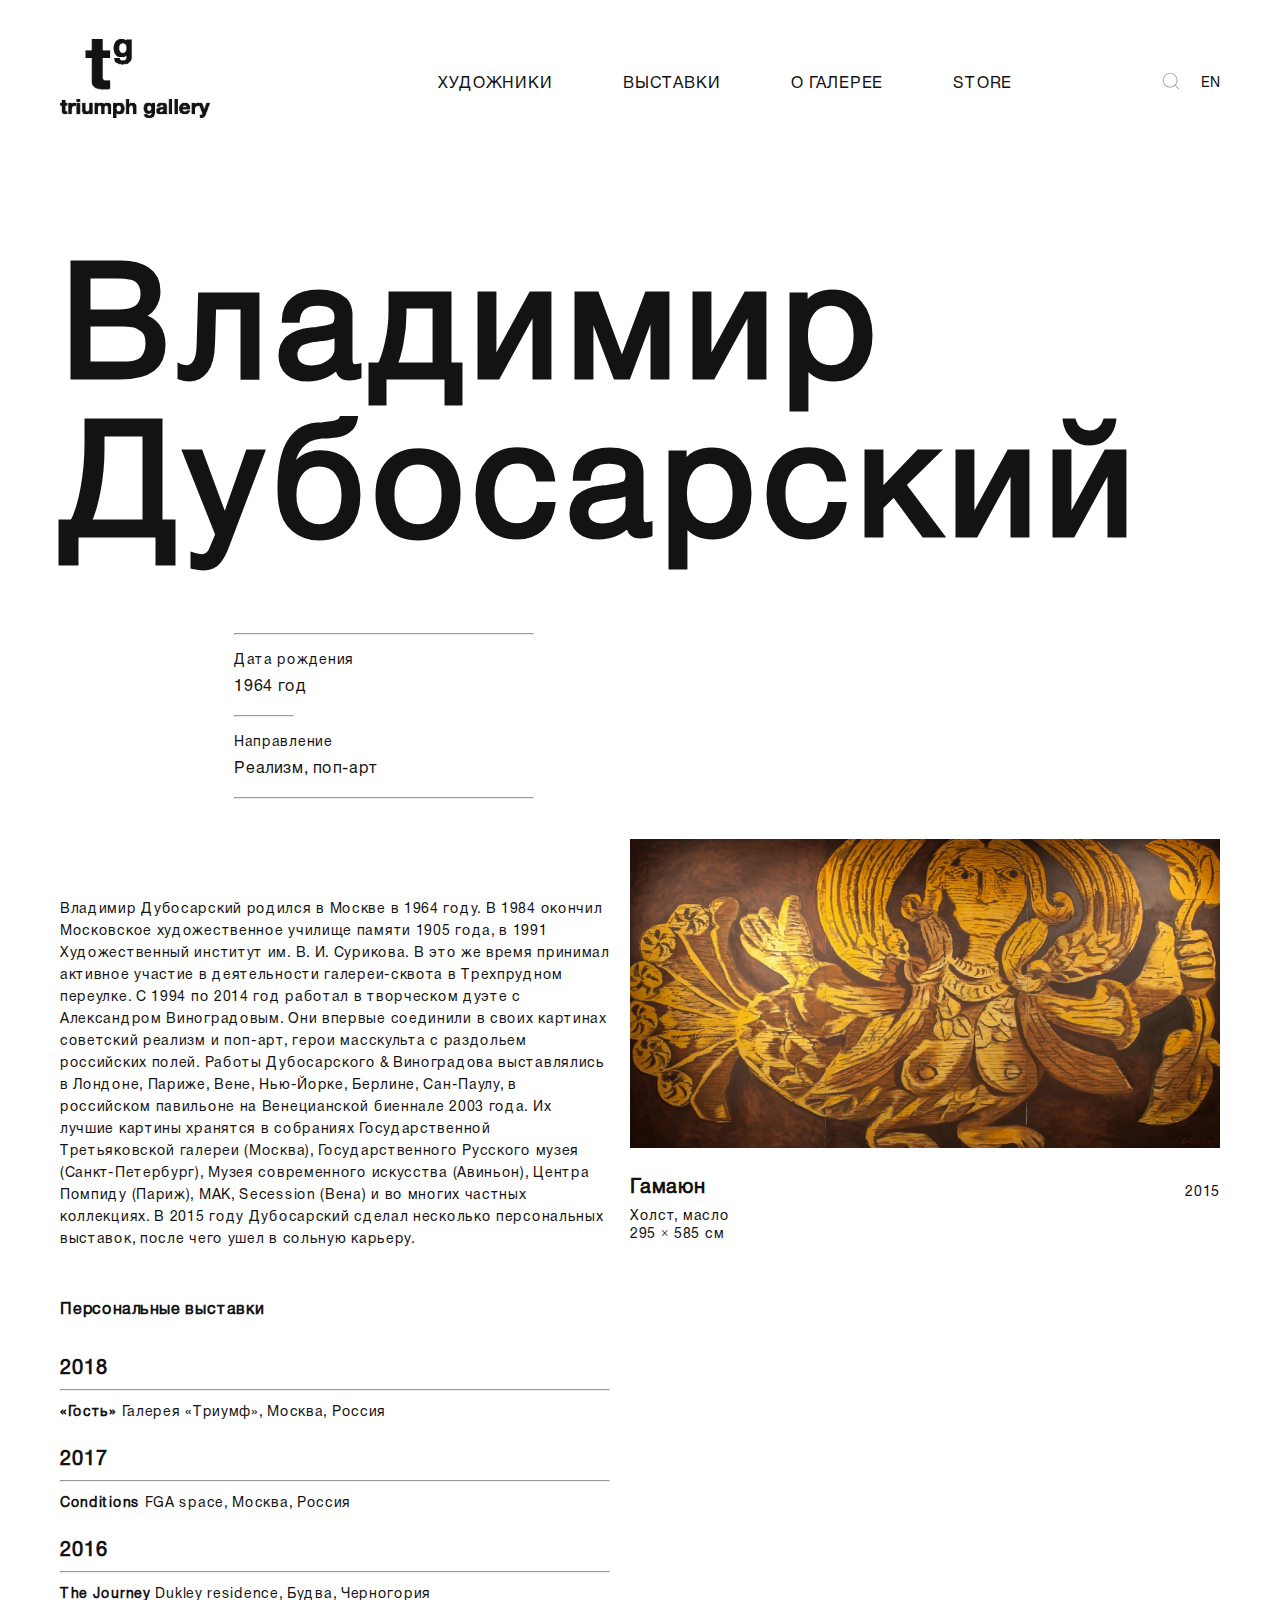
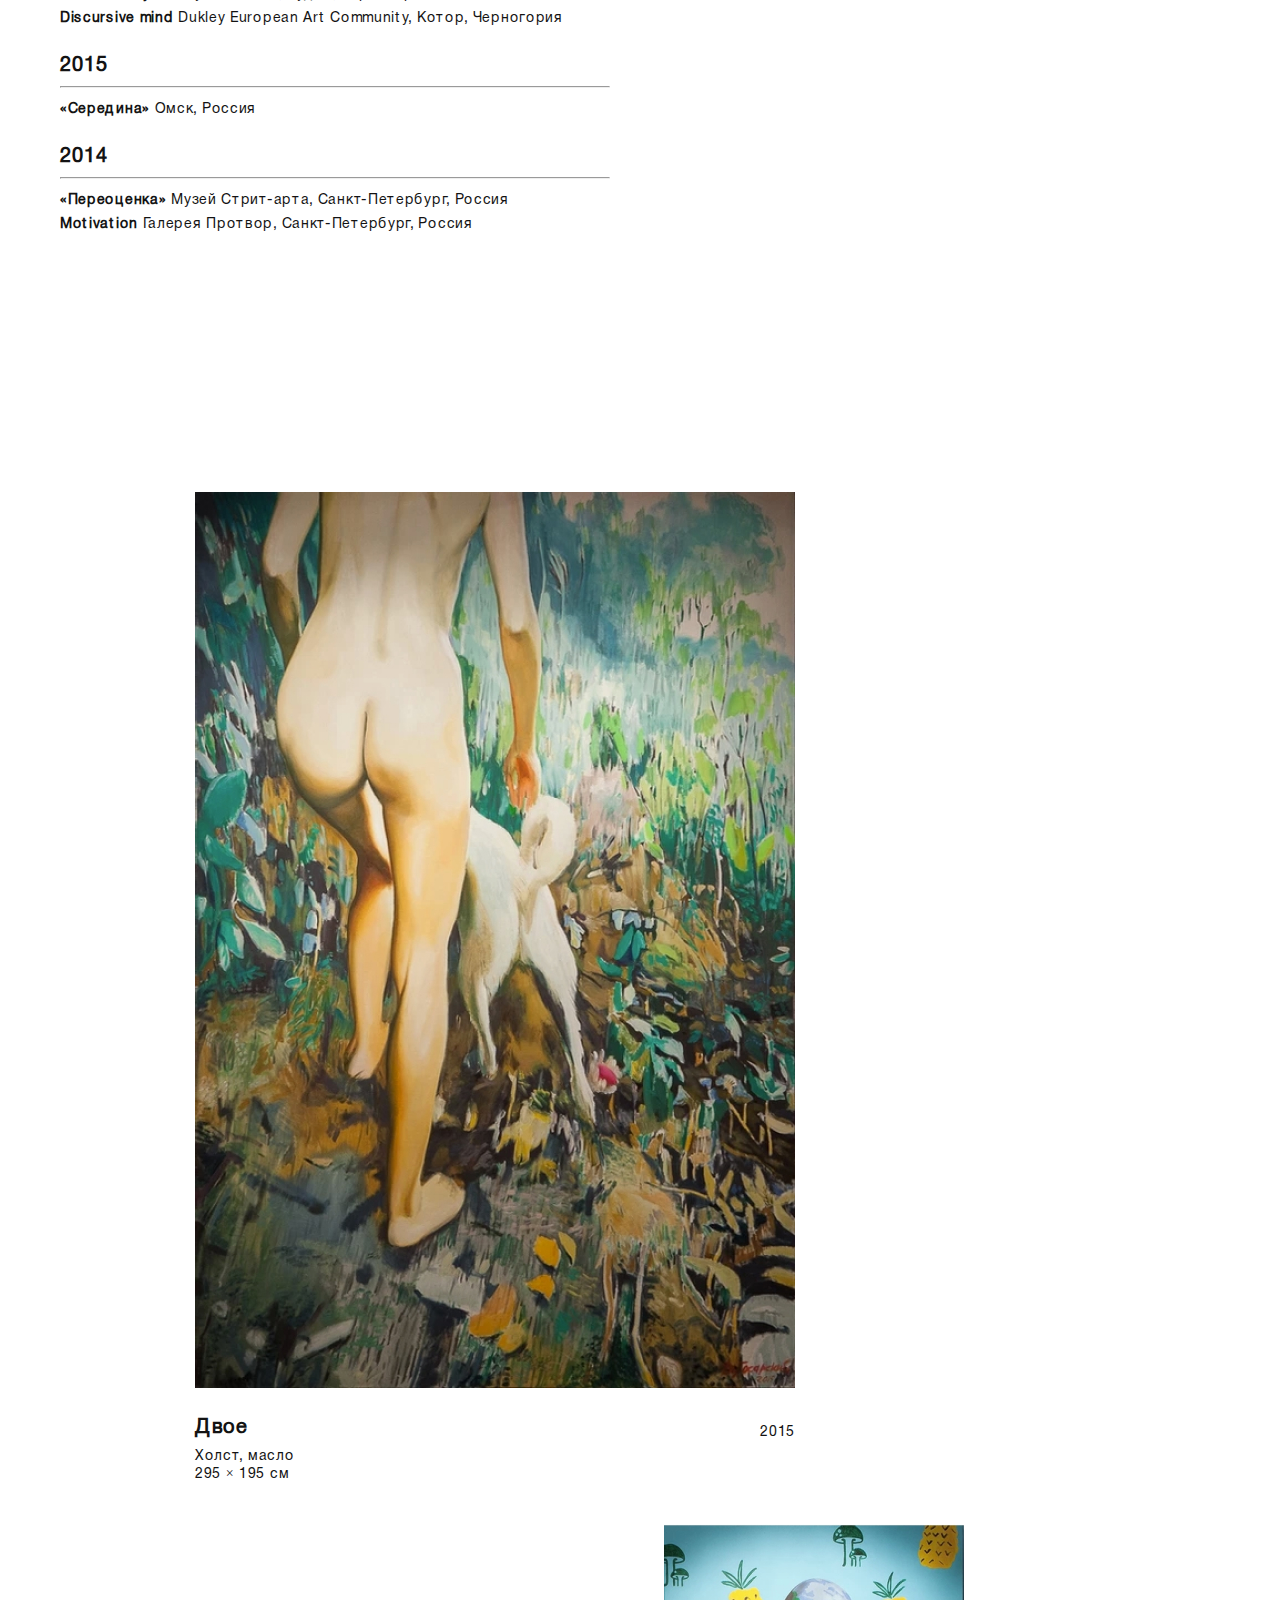
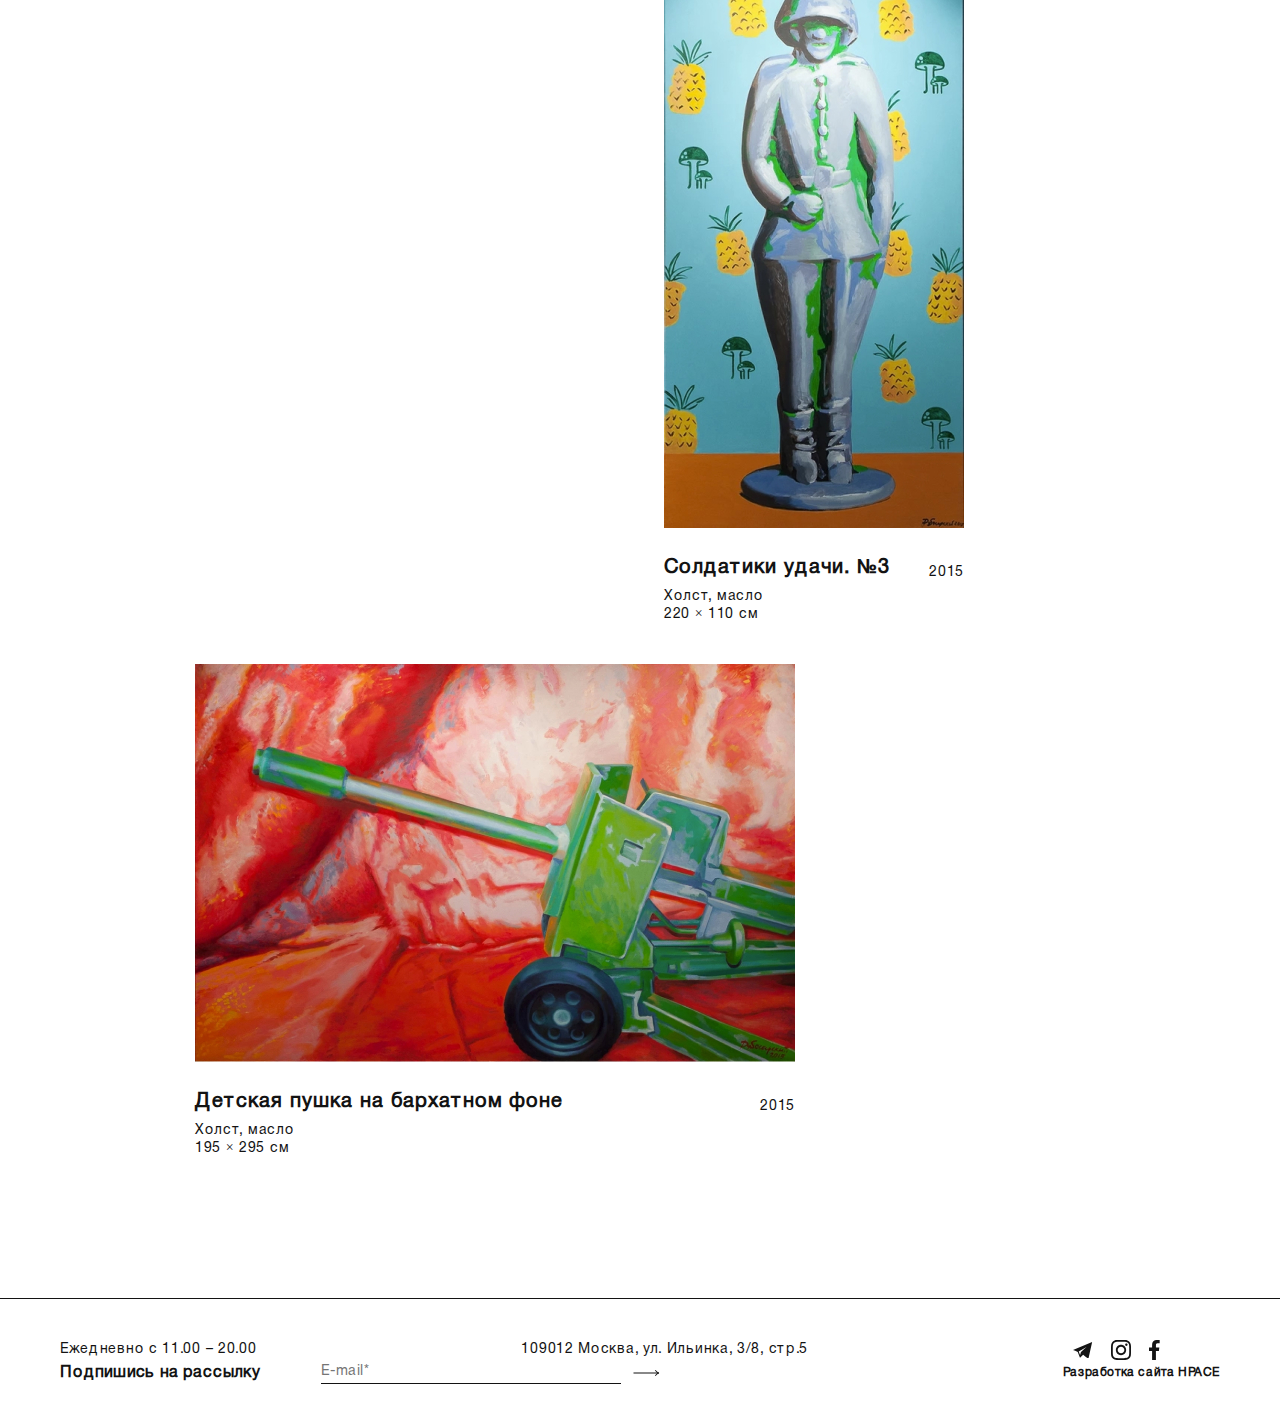
<file: artist.html>
<!DOCTYPE html>
<html lang="en">

<head>
    <meta charset="UTF-8">
    <meta http-equiv="X-UA-Compatible" content="IE=edge">
    <meta name="viewport" content="width=device-width, initial-scale=1.0">
    <title>Художник</title>

    <!--    Fonts    -->
    <link rel="stylesheet" href="assets/css/fonts.css">

    <!--    Vars    -->
    <link rel="stylesheet" href="assets/css/vars.css">

    <!--    Style    -->
    <link rel="stylesheet" href="assets/css/style.css">
    <!--    Main    -->
    <link rel="stylesheet" href="assets/css/main.css">
    <!--    Painting    -->
    <link rel="stylesheet" href="assets/css/painting.css">
</head>

<body>
<!--    Main    -->
<section class="section section__main section__main_artist">
    <header class="header">
        <a href="#" class="header__logo-wrap">
            <img class="header__logo" src="assets/images/icons/logo-black.svg" alt="logo">
        </a>

        <div class="header__content">
            <nav class="header__nav">
                <ul class="header__nav-list">
                    <li class="header__nav-item">
                        <a href="#" class="header__nav-link">художники</a>
                    </li>

                    <li class="header__nav-item">
                        <a href="#" class="header__nav-link">выставки</a>
                    </li>

                    <li class="header__nav-item">
                        <a href="#" class="header__nav-link">о галерее</a>
                    </li>

                    <li class="header__nav-item">
                        <a href="#" class="header__nav-link">store</a>
                    </li>
                </ul>
            </nav>

            <div class="header__other">
                <div class="header__search-wrap">
                    <svg class="header__search" width="18px" viewBox="0 0 20 20" xmlns="http://www.w3.org/2000/svg">
                        <path d="M15.0107 14.5022C16.3288 13.0699 17.1319 11.1572 17.1319 9.06114C17.1232 4.61572 13.5092 1 9.06596 1C4.6227 1 1 4.61572 1 9.06114C1 13.5065 4.61397 17.1223 9.05723 17.1223C11.1523 17.1223 13.064 16.3188 14.4956 15L18.4937 19L19 18.4935L15.0107 14.5022ZM9.06596 16.4061C5.01552 16.4061 1.71581 13.1135 1.71581 9.06114C1.71581 5.00873 5.01552 1.70742 9.06596 1.70742C13.1164 1.70742 16.4074 5 16.4074 9.0524C16.4074 13.1048 13.1164 16.4061 9.06596 16.4061Z" stroke="white" stroke-width="0.5"/>
                    </svg>
                </div>

                <div class="header__language">En</div>

                <div class="header__burger-menu">
                    <div class="burger-menu__icon"></div>

                    <div class="burger-menu__content bg-black">
                        <div class="burger-menu__content-header">
                            <a href="#" class="header__logo-wrap">
                                <img class="header__logo" src="assets/images/icons/logo-white.svg" alt="logo">
                            </a>

                            <div class="header__other">
                                <div class="header__search-wrap">
                                    <svg class="header__search" width="18px" viewBox="0 0 20 20" xmlns="http://www.w3.org/2000/svg">
                                        <path d="M15.0107 14.5022C16.3288 13.0699 17.1319 11.1572 17.1319 9.06114C17.1232 4.61572 13.5092 1 9.06596 1C4.6227 1 1 4.61572 1 9.06114C1 13.5065 4.61397 17.1223 9.05723 17.1223C11.1523 17.1223 13.064 16.3188 14.4956 15L18.4937 19L19 18.4935L15.0107 14.5022ZM9.06596 16.4061C5.01552 16.4061 1.71581 13.1135 1.71581 9.06114C1.71581 5.00873 5.01552 1.70742 9.06596 1.70742C13.1164 1.70742 16.4074 5 16.4074 9.0524C16.4074 13.1048 13.1164 16.4061 9.06596 16.4061Z" stroke="white" stroke-width="0.5"/>
                                    </svg>
                                </div>

                                <div class="header__language">En</div>

                                <div class="burger-menu__close">
                                    <svg width="20px" viewBox="0 0 20 20" xmlns="http://www.w3.org/2000/svg">
                                        <path d="M11.7464 10.3002L19.3636 17.9174L17.9174 19.3636L10.3002 11.7464L9.98205 11.4282L9.66385 11.7464L2.04946 19.3608L0.632934 17.9194L8.21838 10.2995L8.53514 9.98133L8.21766 9.66385L0.633641 2.07983L2.04946 0.639175L9.66385 8.25357L9.98205 8.57176L10.3002 8.25357L17.9174 0.636395L19.3629 2.08186L11.7472 9.66313L11.4275 9.98132L11.7464 10.3002Z" fill="white" stroke="#131313" stroke-width="0.9"/>
                                    </svg>
                                </div>
                            </div>
                        </div>

                        <ul class="header__nav-list burger-menu__nav-list">
                            <li class="header__nav-item">
                                <a href="#" class="header__nav-link">художники</a>
                            </li>

                            <li class="header__nav-item">
                                <a href="#" class="header__nav-link">выставки</a>
                            </li>

                            <li class="header__nav-item">
                                <a href="#" class="header__nav-link">о галерее</a>
                            </li>

                            <li class="header__nav-item">
                                <a href="#" class="header__nav-link">store</a>
                            </li>
                        </ul>

                        <div class="burger-menu__footer">
                            <div class="footer__time">Eжедневно с 11.00 – 20.00</div>
                            <div class="footer__address">109012 Москва, ул. Ильинка, 3/8, стр.5</div>

                            <div class="footer__socials">
                                <a href="#" class="footer__socials-img-wrap">
                                    <svg class="footer__socials-img" width="20px" viewBox="0 0 19 16" xmlns="http://www.w3.org/2000/svg">
                                        <path d="M0 7.58037C6.09137 5.04095 12.1178 2.53401 18.1983 0C17.0071 5.34958 15.8267 10.6504 14.6409 16C12.9462 14.6518 11.2839 13.3252 9.64332 12.0257C8.66328 12.9949 7.68866 13.9533 6.67614 14.9496C6.61658 14.8142 6.57327 14.733 6.54078 14.6464C5.85854 12.9462 5.1709 11.2514 4.49408 9.54585C4.41827 9.35635 4.3154 9.24264 4.12047 9.17225C2.76684 8.65787 1.42403 8.13266 0 7.58037ZM12.9083 4.68359C12.8975 4.67276 12.8866 4.66193 12.8758 4.6511C10.4122 6.12386 7.94315 7.60203 5.46328 9.08562C5.8802 10.136 6.29171 11.1756 6.7357 12.2856C6.96853 11.4247 7.16887 10.6558 7.38545 9.88697C7.41793 9.77327 7.48291 9.64873 7.56954 9.56751C8.41963 8.7824 9.27513 8.00812 10.1252 7.23384C11.0511 6.38376 11.977 5.53367 12.9083 4.68359Z"/>
                                    </svg>
                                </a>

                                <a href="#" class="footer__socials-img-wrap">
                                    <svg class="footer__socials-img" width="20px" viewBox="0 0 20 20" xmlns="http://www.w3.org/2000/svg">
                                        <path d="M19.9515 5.87868C19.8739 4.26894 19.5051 2.85314 18.3408 1.68947C17.1764 0.525805 15.7404 0.157311 14.1491 0.0797328C12.7713 -0.0172395 11.3935 0.00215494 10.0156 0.00215494C8.63781 0.00215494 7.25999 -0.0172395 5.88216 0.0603383C4.27147 0.137916 2.85483 0.506411 1.69047 1.68947C0.526117 2.85314 0.157404 4.28833 0.0797801 5.87868C-0.0172497 7.25568 0.00215622 8.63269 0.00215622 10.0097C0.00215622 11.3867 -0.0172497 12.7637 0.0603741 14.1407C0.137998 15.7505 0.506711 17.1663 1.67107 18.3299C2.83543 19.4936 4.27147 19.8621 5.86276 19.9397C7.24058 20.0172 8.6184 19.9978 9.99623 19.9978C11.3741 19.9978 12.7519 20.0172 14.1297 19.9397C15.7404 19.8621 17.157 19.4936 18.3214 18.3299C19.4857 17.1663 19.8545 15.7311 19.9321 14.1407C20.0097 12.7637 19.9903 11.3867 19.9903 10.0097C19.9903 8.63269 20.0291 7.25568 19.9515 5.87868ZM17.8168 15.9056C17.6422 16.3711 17.4093 16.7008 17.06 17.0499C16.7107 17.399 16.3614 17.6317 15.915 17.8063C14.5954 18.3299 11.4711 18.2136 10.0156 18.2136C8.56019 18.2136 5.43583 18.3299 4.11622 17.8063C3.65048 17.6317 3.32058 17.399 2.97127 17.0499C2.62196 16.7008 2.38909 16.3517 2.21444 15.9056C1.69047 14.5868 1.80691 11.4643 1.80691 10.0097C1.80691 8.55511 1.69047 5.4326 2.21444 4.11378C2.38909 3.64831 2.62196 3.31861 2.97127 2.96951C3.32058 2.62041 3.66988 2.38767 4.11622 2.21312C5.43583 1.68947 8.56019 1.80584 10.0156 1.80584C11.4711 1.80584 14.5954 1.68947 15.915 2.21312C16.3808 2.38767 16.7107 2.62041 17.06 2.96951C17.4093 3.31861 17.6422 3.66771 17.8168 4.11378C18.3408 5.4326 18.2244 8.55511 18.2244 10.0097C18.2244 11.4643 18.3408 14.5868 17.8168 15.9056Z"/>
                                        <path d="M15.3523 3.47376C14.6925 3.47376 14.1491 4.01681 14.1491 4.67622C14.1491 5.33563 14.6925 5.87868 15.3523 5.87868C16.0121 5.87868 16.5554 5.33563 16.5554 4.67622C16.5554 3.99741 16.0315 3.47376 15.3523 3.47376Z"/>
                                        <path d="M10.0156 4.87016C7.18236 4.87016 4.87305 7.15871 4.87305 10.0097C4.87305 12.8607 7.16296 15.1492 10.0156 15.1492C12.8683 15.1492 15.1582 12.8607 15.1582 10.0097C15.1582 7.15871 12.8489 4.87016 10.0156 4.87016ZM10.0156 13.3455C8.17207 13.3455 6.67781 11.8522 6.67781 10.0097C6.67781 8.16722 8.17207 6.67385 10.0156 6.67385C11.8592 6.67385 13.3535 8.16722 13.3535 10.0097C13.3535 11.8522 11.8592 13.3455 10.0156 13.3455Z"/>
                                    </svg>
                                </a>

                                <a href="#" class="footer__socials-img-wrap">
                                    <svg class="footer__socials-img" width="11px" viewBox="0 0 11 20" xmlns="http://www.w3.org/2000/svg">
                                        <path d="M6.90757 20C5.61002 20 4.37607 20 3.09759 20C3.09759 17.0284 3.09759 14.0628 3.09759 11.0734C2.0481 11.0734 1.03677 11.0734 0 11.0734C0 9.87643 0 8.70924 0 7.50632C1.02405 7.50632 2.0481 7.50632 3.09759 7.50632C3.09759 6.93464 3.07851 6.39869 3.10396 5.86869C3.14212 5.01712 3.10396 4.15364 3.26933 3.31993C3.68277 1.26544 5.23474 0.157804 7.38461 0.0208382C8.46591 -0.0446672 9.55993 0.0625235 10.6667 0.0922987C10.6667 1.19398 10.6667 2.23611 10.6667 3.32589C10.1578 3.32589 9.65534 3.31398 9.15285 3.33184C8.72033 3.34971 8.28145 3.36757 7.86802 3.45094C7.34009 3.55813 6.99026 3.92735 6.97118 4.41566C6.92029 5.43397 6.95846 6.45228 6.95846 7.50632C8.05883 7.50632 9.18465 7.50632 10.355 7.50632C10.196 8.70924 10.037 9.87643 9.87796 11.0674C8.89207 11.0674 7.9189 11.0674 6.90757 11.0674C6.90757 14.0509 6.90757 17.0106 6.90757 20Z"/>
                                    </svg>
                                </a>
                            </div>
                        </div>
                    </div>
                </div>
            </div>
        </div>

        <div class="overlay bg-black">
            <div class="overlay__close">
                <svg width="20px" viewBox="0 0 20 20" xmlns="http://www.w3.org/2000/svg">
                    <path d="M11.7464 10.3002L19.3636 17.9174L17.9174 19.3636L10.3002 11.7464L9.98205 11.4282L9.66385 11.7464L2.04946 19.3608L0.632934 17.9194L8.21838 10.2995L8.53514 9.98133L8.21766 9.66385L0.633641 2.07983L2.04946 0.639175L9.66385 8.25357L9.98205 8.57176L10.3002 8.25357L17.9174 0.636395L19.3629 2.08186L11.7472 9.66313L11.4275 9.98132L11.7464 10.3002Z" fill="white" stroke="#131313" stroke-width="0.9"/>
                </svg>
            </div>

            <div class="overlay__search">
                <svg width="24px" viewBox="0 0 20 20" xmlns="http://www.w3.org/2000/svg">
                    <path d="M15.0107 14.5022C16.3288 13.0699 17.1319 11.1572 17.1319 9.06114C17.1232 4.61572 13.5092 1 9.06596 1C4.6227 1 1 4.61572 1 9.06114C1 13.5065 4.61397 17.1223 9.05723 17.1223C11.1523 17.1223 13.064 16.3188 14.4956 15L18.4937 19L19 18.4935L15.0107 14.5022ZM9.06596 16.4061C5.01552 16.4061 1.71581 13.1135 1.71581 9.06114C1.71581 5.00873 5.01552 1.70742 9.06596 1.70742C13.1164 1.70742 16.4074 5 16.4074 9.0524C16.4074 13.1048 13.1164 16.4061 9.06596 16.4061Z"
                          stroke="white" stroke-width="0.5"/>
                </svg>
            </div>

            <input class="overlay__search-input" type="text">

            <ul class="overlay__search-list">
                <li>
                    <a class="overlay__search-item" href="#">Слова</a>
                </li>

                <li>
                    <a class="overlay__search-item" href="#">Словарь</a>
                </li>

                <li>
                    <a class="overlay__search-item" href="#">Словосодержание</a>
                </li>

                <li>
                    <a class="overlay__search-item" href="#">Словотворчество</a>
                </li>
            </ul>
        </div>
    </header>

    <div class="main__content">
        <h1 class="title">Владимир <br> Дубосарский</h1>

        <div class="artist-info-descr__top">
            <hr class="artist-info-descr__top-line">

            <div class="artist-info-descr__top-inner">
                <div class="artist-info-descr__top-info">Дата рождения</div>

                <h5 class="artist-info-descr__top-title">1964 год</h5>
            </div>

            <hr class="artist-info-descr__top-line_sm">

            <div class="artist-info-descr__top-inner">
                <div class="artist-info-descr__top-info">Направление</div>

                <h5 class="artist-info-descr__top-title">Реализм, поп-арт</h5>
            </div>

            <hr class="artist-info-descr__top-line">
        </div>

        <div class="main__artist-info">
            <div class="main__artist-info-descr">
                <div class="artist-info-descr__mid">
                    Владимир Дубосарский родился в Москве в 1964 году. В 1984 окончил
                    Московское художественное училище памяти 1905 года, в 1991 Художественный институт им. В. И.
                    Сурикова. В это же время принимал активное участие в деятельности галереи-сквота в Трехпрудном
                    переулке. С 1994 по 2014 год работал в творческом дуэте с Александром Виноградовым. Они впервые
                    соединили в своих картинах советский реализм и поп-арт, герои масскульта с раздольем российских
                    полей. Работы Дубосарского & Виноградова выставлялись в Лондоне, Париже, Вене, Нью-Йорке, Берлине,
                    Сан-Паулу, в российском павильоне на Венецианской биеннале 2003 года. Их лучшие картины хранятся в
                    собраниях Государственной Третьяковской галереи (Москва), Государственного Русского музея
                    (Санкт-Петербург), Музея современного искусства (Авиньон), Центра Помпиду (Париж), МАК, Secession
                    (Вена) и во многих частных коллекциях. В 2015 году Дубосарский сделал несколько персональных
                    выставок, после чего ушел в сольную карьеру.
                </div>

                <div class="artist-info-descr__bot">
                    <h6 class="artist-info-descr__bot-title">Персональные выставки</h6>

                    <div class="artist-info-descr__bot-item">
                        <div class="artist-info-descr__bot-item-year">2018</div>
                        <hr class="artist-info-descr__bot-item-line">
                        <div class="artist-info-descr__bot-item-descr">
                            <span class="artist-info-descr__bot-item-descr-name text-weight">«Гость»</span>
                            Галерея «Триумф», Москва, Россия
                        </div>
                    </div>

                    <div class="artist-info-descr__bot-item">
                        <div class="artist-info-descr__bot-item-year">2017</div>
                        <hr class="artist-info-descr__bot-item-line">
                        <div class="artist-info-descr__bot-item-descr">
                            <span class="artist-info-descr__bot-item-descr-name text-weight">Conditions</span>
                             FGA space, Москва, Россия
                        </div>
                    </div>

                    <div class="artist-info-descr__bot-item">
                        <div class="artist-info-descr__bot-item-year">2016</div>
                        <hr class="artist-info-descr__bot-item-line">
                        <div class="artist-info-descr__bot-item-descr">
                            <span class="artist-info-descr__bot-item-descr-name text-weight">The Journey</span>
                            Dukley residence, Будва, Черногория
                        </div>

                        <div class="artist-info-descr__bot-item-descr">
                            <span class="artist-info-descr__bot-item-descr-name text-weight">Discursive mind</span>
                            Dukley European Art Community, Котор, Черногория
                        </div>
                    </div>

                    <div class="artist-info-descr__bot-item">
                        <div class="artist-info-descr__bot-item-year">2015</div>
                        <hr class="artist-info-descr__bot-item-line">
                        <div class="artist-info-descr__bot-item-descr">
                            <span class="artist-info-descr__bot-item-descr-name text-weight">«Середина»</span>
                            Омск, Россия
                        </div>
                    </div>

                    <div class="artist-info-descr__bot-item">
                        <div class="artist-info-descr__bot-item-year">2014</div>
                        <hr class="artist-info-descr__bot-item-line">
                        <div class="artist-info-descr__bot-item-descr">
                            <span class="artist-info-descr__bot-item-descr-name text-weight">«Переоценка»</span>
                            Музей Стрит-арта, Санкт-Петербург, Россия
                        </div>

                        <div class="artist-info-descr__bot-item-descr">
                            <span class="artist-info-descr__bot-item-descr-name text-weight">Motivation</span>
                            Галерея Протвор, Санкт-Петербург, Россия
                        </div>
                    </div>
                </div>
            </div>

            <figure class="main__artist-info-picture">
                <div class="painting__item-img-wrap main-painting__item-img-wrap">
                    <img class="painting__item-img" src="assets/images/gamayun.jpg"
                         alt="Гамаюн">
                </div>

                <figcaption class="painting__item-descr painting__item-descr_sm-margin">
                    <div class="painting__item-descr-inner">
                        <div class="painting__item-title painting__item-title_sm">Гамаюн</div>
                        <div class="painting__item-year">2015</div>
                    </div>

                    <div class="painting__item-structure">Холст, масло</div>
                    <div class="painting__item-size">295 × 585 см</div>
                </figcaption>
            </figure>
        </div>
    </div>
</section>

<!--    Painting    -->
<section class="section section__painting section__painting_artist">
    <figure class="painting__item">
        <div class="painting__item-img-wrap">
            <img class="painting__item-img" src="assets/images/two.jpg"
                 alt="Гамаюн">
        </div>

        <figcaption class="painting__item-descr painting__item-descr_sm-margin">
            <div class="painting__item-descr-inner">
                <div class="painting__item-title painting__item-title_sm">Двое</div>
                <div class="painting__item-year">2015</div>
            </div>

            <div class="painting__item-structure">Холст, масло</div>
            <div class="painting__item-size">295 × 195 см</div>
        </figcaption>
    </figure>

    <figure class="painting__item">
        <div class="painting__item-img-wrap">
            <img class="painting__item-img" src="assets/images/soldier.jpg"
                 alt="Гамаюн">
        </div>

        <figcaption class="painting__item-descr painting__item-descr_sm-margin">
            <div class="painting__item-descr-inner">
                <div class="painting__item-title painting__item-title_sm">Солдатики удачи. №3</div>
                <div class="painting__item-year">2015</div>
            </div>

            <div class="painting__item-structure">Холст, масло</div>
            <div class="painting__item-size">220 × 110 см</div>
        </figcaption>
    </figure>

    <figure class="painting__item">
        <div class="painting__item-img-wrap">
            <img class="painting__item-img" src="assets/images/gun.jpg"
                 alt="Гамаюн">
        </div>

        <figcaption class="painting__item-descr painting__item-descr_sm-margin">
            <div class="painting__item-descr-inner">
                <div class="painting__item-title painting__item-title_sm">Детская пушка на бархатном фоне </div>
                <div class="painting__item-year">2015</div>
            </div>

            <div class="painting__item-structure">Холст, масло</div>
            <div class="painting__item-size">195 × 295 см</div>
        </figcaption>
    </figure>
</section>

<footer class="section footer">
    <div class="footer__item footer__time">Eжедневно с 11.00 – 20.00</div>
    <div class="footer__item footer__address">109012 Москва, ул. Ильинка, 3/8, стр.5</div>

    <div class="footer__item footer__socials">
        <a href="#" class="footer__socials-img-wrap">
            <svg class="footer__socials-img" width="20px" viewBox="0 0 19 16" xmlns="http://www.w3.org/2000/svg">
                <path d="M0 7.58037C6.09137 5.04095 12.1178 2.53401 18.1983 0C17.0071 5.34958 15.8267 10.6504 14.6409 16C12.9462 14.6518 11.2839 13.3252 9.64332 12.0257C8.66328 12.9949 7.68866 13.9533 6.67614 14.9496C6.61658 14.8142 6.57327 14.733 6.54078 14.6464C5.85854 12.9462 5.1709 11.2514 4.49408 9.54585C4.41827 9.35635 4.3154 9.24264 4.12047 9.17225C2.76684 8.65787 1.42403 8.13266 0 7.58037ZM12.9083 4.68359C12.8975 4.67276 12.8866 4.66193 12.8758 4.6511C10.4122 6.12386 7.94315 7.60203 5.46328 9.08562C5.8802 10.136 6.29171 11.1756 6.7357 12.2856C6.96853 11.4247 7.16887 10.6558 7.38545 9.88697C7.41793 9.77327 7.48291 9.64873 7.56954 9.56751C8.41963 8.7824 9.27513 8.00812 10.1252 7.23384C11.0511 6.38376 11.977 5.53367 12.9083 4.68359Z"/>
            </svg>
        </a>

        <a href="#" class="footer__socials-img-wrap">
            <svg class="footer__socials-img" width="20px" viewBox="0 0 20 20" xmlns="http://www.w3.org/2000/svg">
                <path d="M19.9515 5.87868C19.8739 4.26894 19.5051 2.85314 18.3408 1.68947C17.1764 0.525805 15.7404 0.157311 14.1491 0.0797328C12.7713 -0.0172395 11.3935 0.00215494 10.0156 0.00215494C8.63781 0.00215494 7.25999 -0.0172395 5.88216 0.0603383C4.27147 0.137916 2.85483 0.506411 1.69047 1.68947C0.526117 2.85314 0.157404 4.28833 0.0797801 5.87868C-0.0172497 7.25568 0.00215622 8.63269 0.00215622 10.0097C0.00215622 11.3867 -0.0172497 12.7637 0.0603741 14.1407C0.137998 15.7505 0.506711 17.1663 1.67107 18.3299C2.83543 19.4936 4.27147 19.8621 5.86276 19.9397C7.24058 20.0172 8.6184 19.9978 9.99623 19.9978C11.3741 19.9978 12.7519 20.0172 14.1297 19.9397C15.7404 19.8621 17.157 19.4936 18.3214 18.3299C19.4857 17.1663 19.8545 15.7311 19.9321 14.1407C20.0097 12.7637 19.9903 11.3867 19.9903 10.0097C19.9903 8.63269 20.0291 7.25568 19.9515 5.87868ZM17.8168 15.9056C17.6422 16.3711 17.4093 16.7008 17.06 17.0499C16.7107 17.399 16.3614 17.6317 15.915 17.8063C14.5954 18.3299 11.4711 18.2136 10.0156 18.2136C8.56019 18.2136 5.43583 18.3299 4.11622 17.8063C3.65048 17.6317 3.32058 17.399 2.97127 17.0499C2.62196 16.7008 2.38909 16.3517 2.21444 15.9056C1.69047 14.5868 1.80691 11.4643 1.80691 10.0097C1.80691 8.55511 1.69047 5.4326 2.21444 4.11378C2.38909 3.64831 2.62196 3.31861 2.97127 2.96951C3.32058 2.62041 3.66988 2.38767 4.11622 2.21312C5.43583 1.68947 8.56019 1.80584 10.0156 1.80584C11.4711 1.80584 14.5954 1.68947 15.915 2.21312C16.3808 2.38767 16.7107 2.62041 17.06 2.96951C17.4093 3.31861 17.6422 3.66771 17.8168 4.11378C18.3408 5.4326 18.2244 8.55511 18.2244 10.0097C18.2244 11.4643 18.3408 14.5868 17.8168 15.9056Z"/>
                <path d="M15.3523 3.47376C14.6925 3.47376 14.1491 4.01681 14.1491 4.67622C14.1491 5.33563 14.6925 5.87868 15.3523 5.87868C16.0121 5.87868 16.5554 5.33563 16.5554 4.67622C16.5554 3.99741 16.0315 3.47376 15.3523 3.47376Z"/>
                <path d="M10.0156 4.87016C7.18236 4.87016 4.87305 7.15871 4.87305 10.0097C4.87305 12.8607 7.16296 15.1492 10.0156 15.1492C12.8683 15.1492 15.1582 12.8607 15.1582 10.0097C15.1582 7.15871 12.8489 4.87016 10.0156 4.87016ZM10.0156 13.3455C8.17207 13.3455 6.67781 11.8522 6.67781 10.0097C6.67781 8.16722 8.17207 6.67385 10.0156 6.67385C11.8592 6.67385 13.3535 8.16722 13.3535 10.0097C13.3535 11.8522 11.8592 13.3455 10.0156 13.3455Z"/>
            </svg>
        </a>

        <a href="#" class="footer__socials-img-wrap">
            <svg class="footer__socials-img" width="11px" viewBox="0 0 11 20" xmlns="http://www.w3.org/2000/svg">
                <path d="M6.90757 20C5.61002 20 4.37607 20 3.09759 20C3.09759 17.0284 3.09759 14.0628 3.09759 11.0734C2.0481 11.0734 1.03677 11.0734 0 11.0734C0 9.87643 0 8.70924 0 7.50632C1.02405 7.50632 2.0481 7.50632 3.09759 7.50632C3.09759 6.93464 3.07851 6.39869 3.10396 5.86869C3.14212 5.01712 3.10396 4.15364 3.26933 3.31993C3.68277 1.26544 5.23474 0.157804 7.38461 0.0208382C8.46591 -0.0446672 9.55993 0.0625235 10.6667 0.0922987C10.6667 1.19398 10.6667 2.23611 10.6667 3.32589C10.1578 3.32589 9.65534 3.31398 9.15285 3.33184C8.72033 3.34971 8.28145 3.36757 7.86802 3.45094C7.34009 3.55813 6.99026 3.92735 6.97118 4.41566C6.92029 5.43397 6.95846 6.45228 6.95846 7.50632C8.05883 7.50632 9.18465 7.50632 10.355 7.50632C10.196 8.70924 10.037 9.87643 9.87796 11.0674C8.89207 11.0674 7.9189 11.0674 6.90757 11.0674C6.90757 14.0509 6.90757 17.0106 6.90757 20Z"/>
            </svg>
        </a>
    </div>

    <form class="footer__item footer__form">
        <label for="sign" class="footer__sign">Подпишись на рассылку</label>
        <input id="sign" class="footer__form-input" required type="email" placeholder="E-mail*">

        <button class="footer__form-btn" type="submit">
            <span class="arrow arrow_right-dark"></span>
        </button>
    </form>

    <div class="footer__item footer__hpace">Разработка сайта HPACE</div>
</footer>

<!--  JQuery  -->
<script src="https://cdnjs.cloudflare.com/ajax/libs/jquery/3.5.1/jquery.min.js" integrity="sha512-bLT0Qm9VnAYZDflyKcBaQ2gg0hSYNQrJ8RilYldYQ1FxQYoCLtUjuuRuZo+fjqhx/qtq/1itJ0C2ejDxltZVFg==" crossorigin="anonymous"></script>

<!--  header js file  -->
<script src="assets/js/header.js"></script>

</body>

</html>
</file>
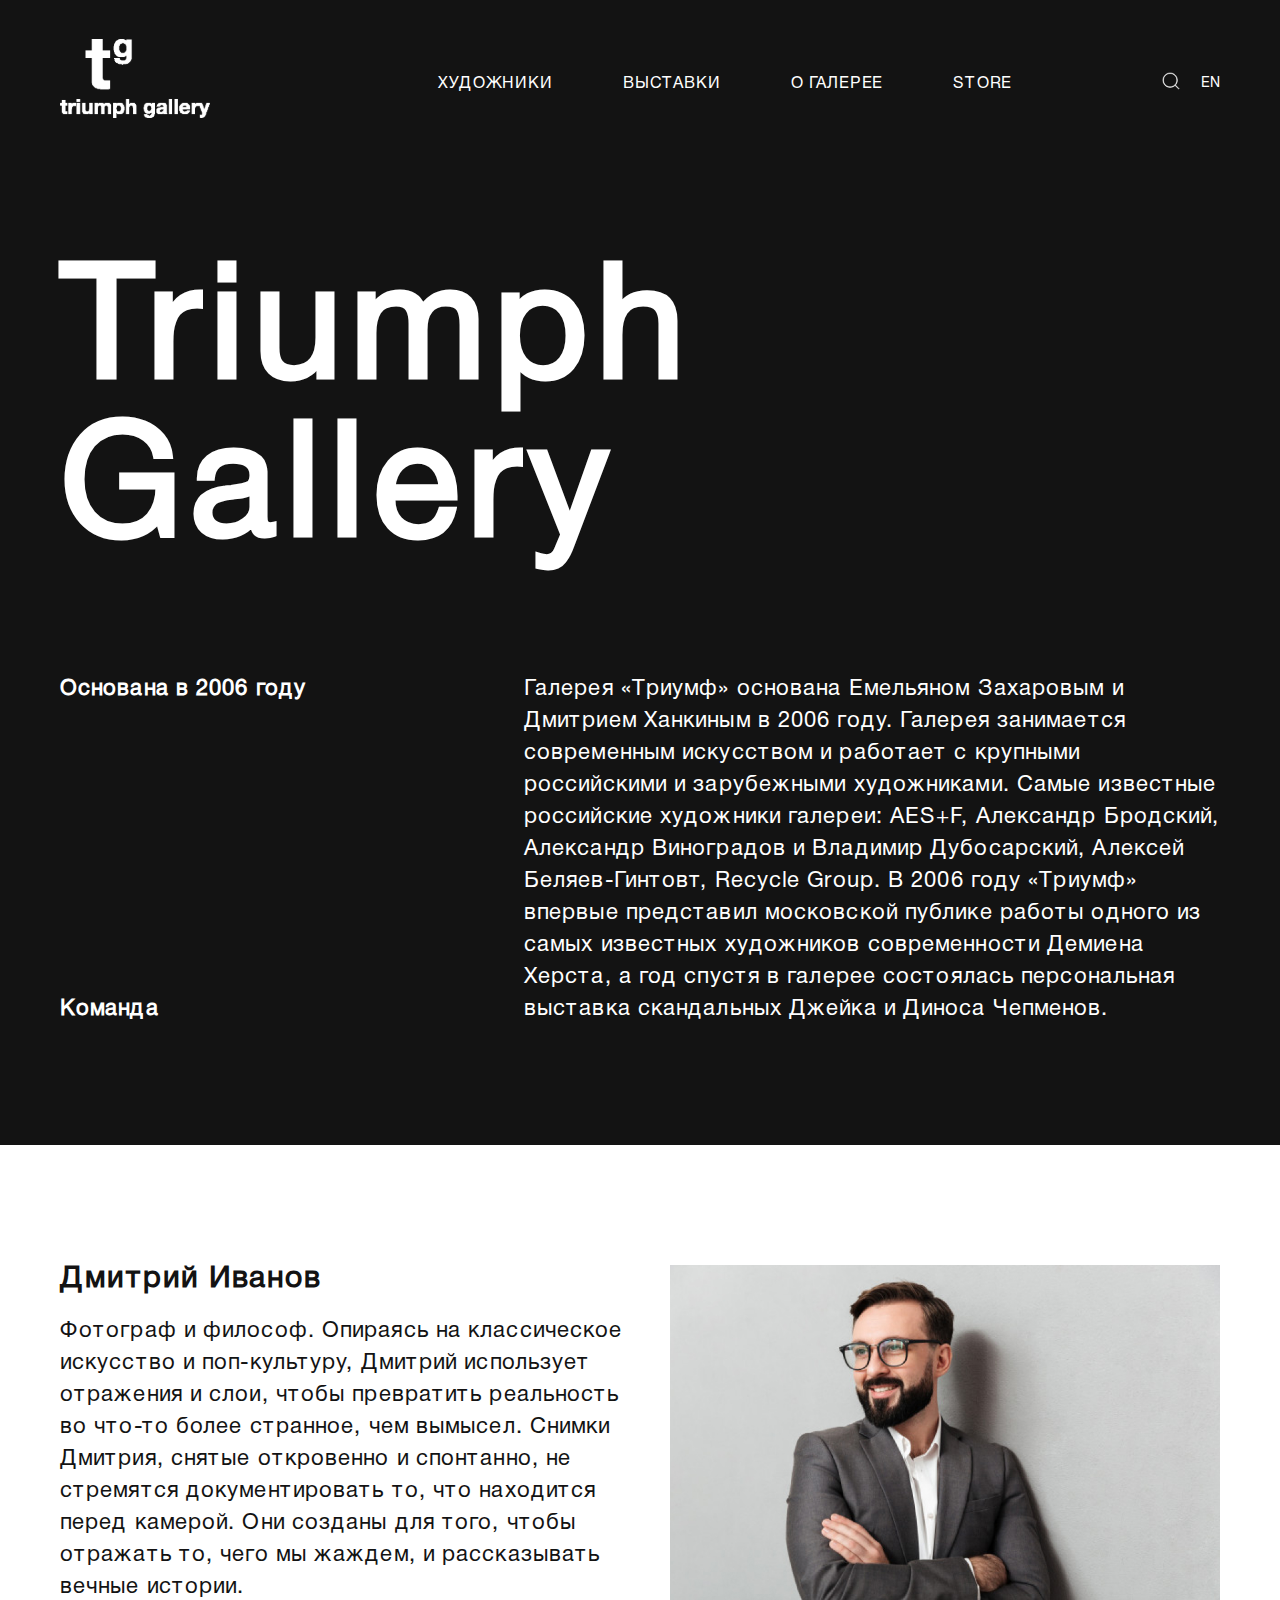
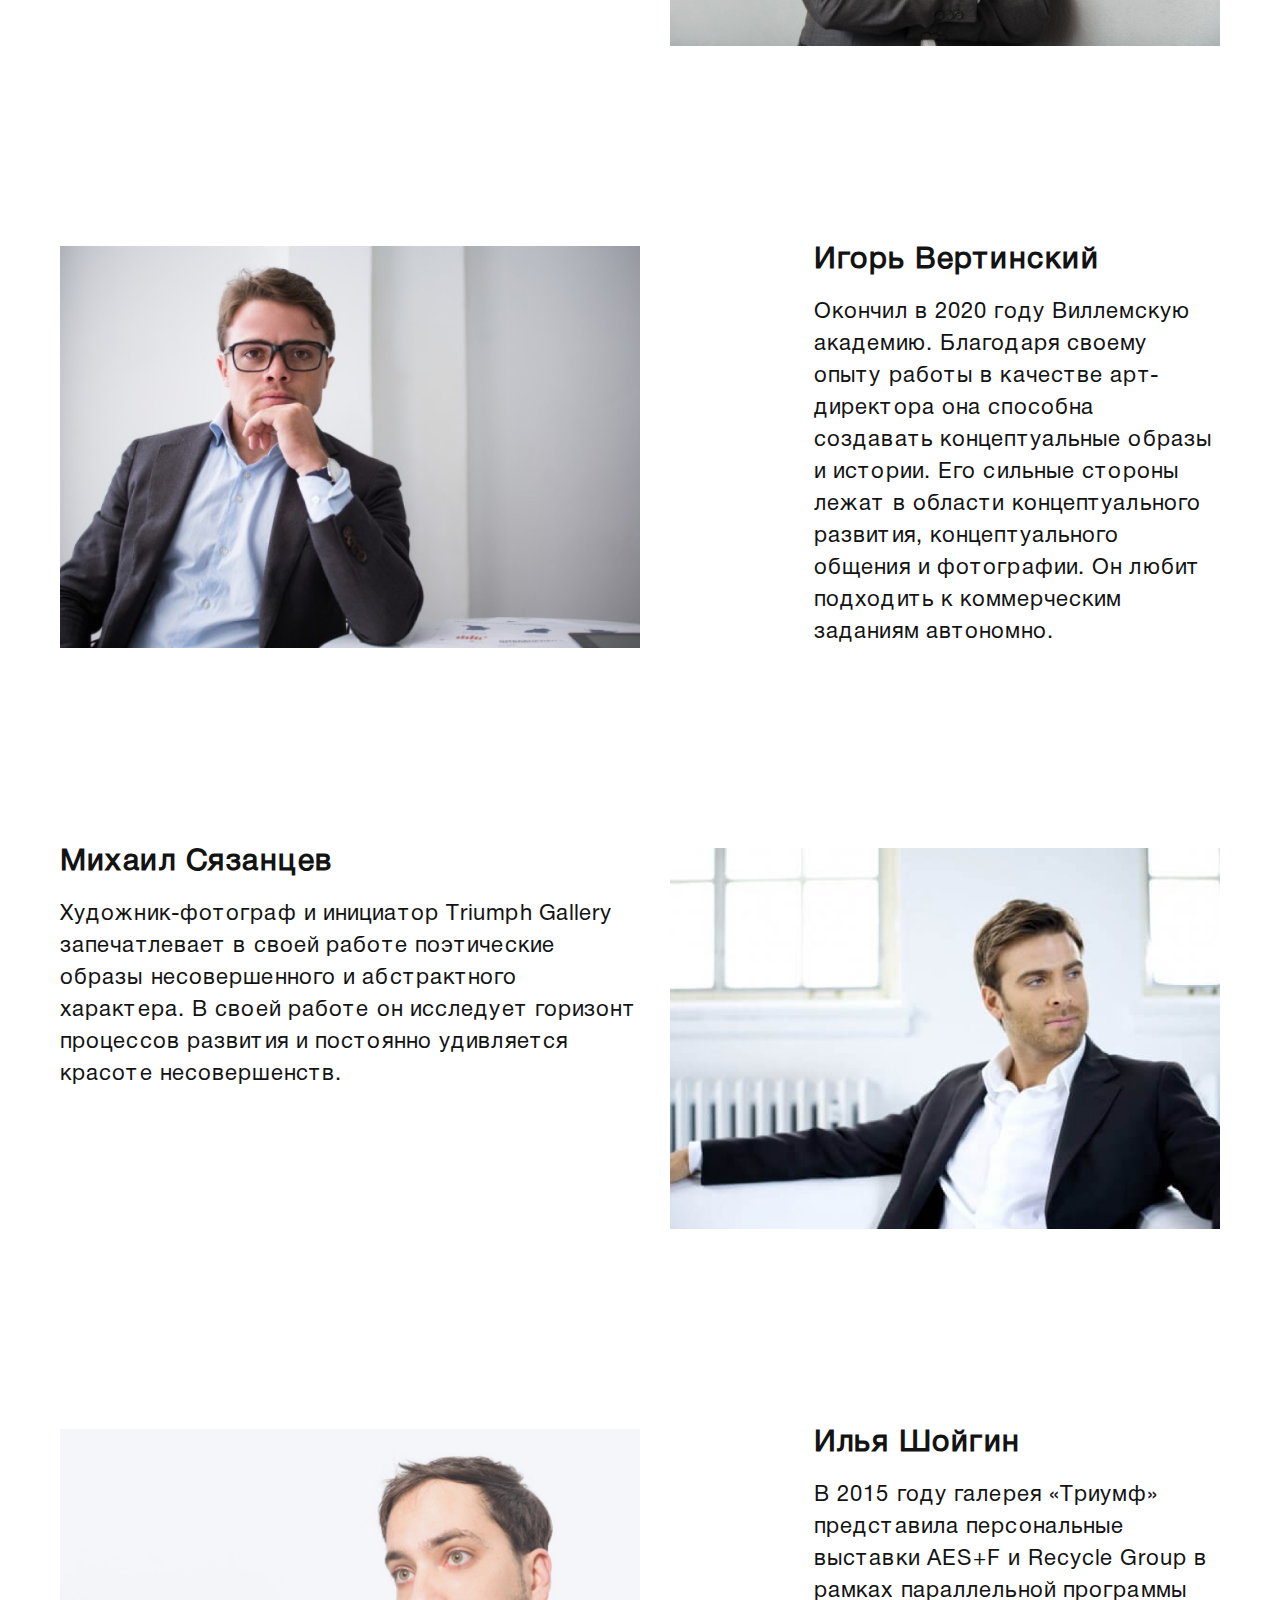
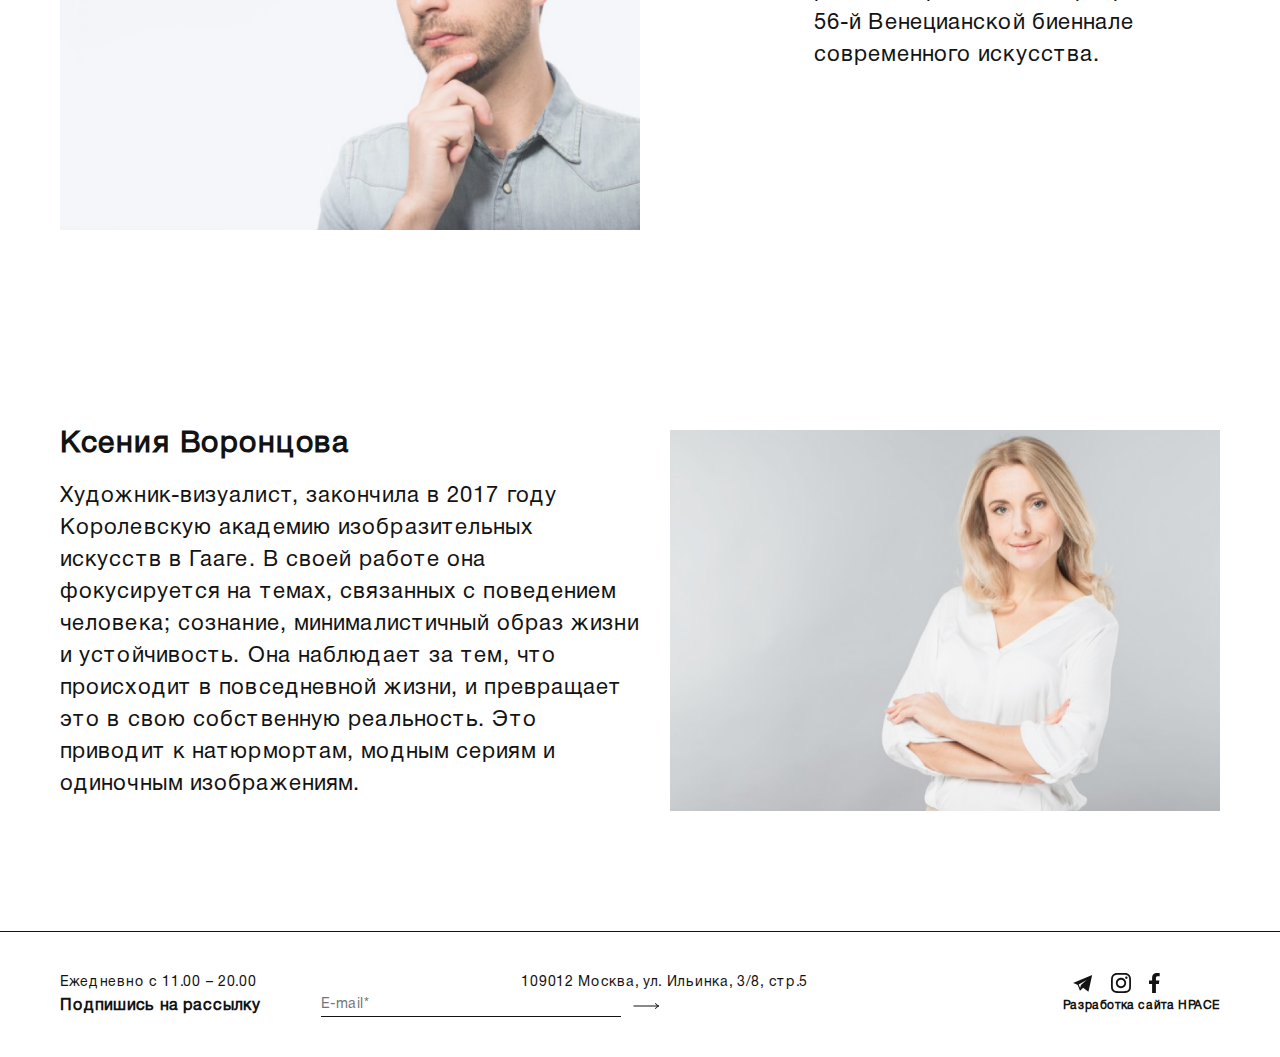
<file: gallery-second.html>
<!DOCTYPE html>
<html lang="en">

<head>
    <meta charset="UTF-8">
    <meta http-equiv="X-UA-Compatible" content="IE=edge">
    <meta name="viewport" content="width=device-width, initial-scale=1.0">
    <title>О Галлерее</title>

    <!--    Fonts    -->
    <link rel="stylesheet" href="assets/css/fonts.css">

    <!--    Vars    -->
    <link rel="stylesheet" href="assets/css/vars.css">

    <!--    Style    -->
    <link rel="stylesheet" href="assets/css/style.css">
    <!--    Main    -->
    <link rel="stylesheet" href="assets/css/main.css">
    <!--    Gallery    -->
    <link rel="stylesheet" href="assets/css/gallery.css">
</head>

<body>
<!--    Main    -->
<section class="section section__main section__main_gallery bg-black">
    <header class="header bg-black">
        <a href="#" class="header__logo-wrap">
            <img class="header__logo" src="assets/images/icons/logo-white.svg" alt="logo">
        </a>

        <div class="header__content">
            <nav class="header__nav">
                <ul class="header__nav-list">
                    <li class="header__nav-item">
                        <a href="#" class="header__nav-link">художники</a>
                    </li>

                    <li class="header__nav-item">
                        <a href="#" class="header__nav-link">выставки</a>
                    </li>

                    <li class="header__nav-item">
                        <a href="#" class="header__nav-link">о галерее</a>
                    </li>

                    <li class="header__nav-item">
                        <a href="#" class="header__nav-link">store</a>
                    </li>
                </ul>
            </nav>

            <div class="header__other">
                <div class="header__search-wrap">
                    <svg class="header__search" width="18px" viewBox="0 0 20 20" xmlns="http://www.w3.org/2000/svg">
                        <path d="M15.0107 14.5022C16.3288 13.0699 17.1319 11.1572 17.1319 9.06114C17.1232 4.61572 13.5092 1 9.06596 1C4.6227 1 1 4.61572 1 9.06114C1 13.5065 4.61397 17.1223 9.05723 17.1223C11.1523 17.1223 13.064 16.3188 14.4956 15L18.4937 19L19 18.4935L15.0107 14.5022ZM9.06596 16.4061C5.01552 16.4061 1.71581 13.1135 1.71581 9.06114C1.71581 5.00873 5.01552 1.70742 9.06596 1.70742C13.1164 1.70742 16.4074 5 16.4074 9.0524C16.4074 13.1048 13.1164 16.4061 9.06596 16.4061Z" stroke="white" stroke-width="0.5"/>
                    </svg>
                </div>

                <div class="header__language">En</div>

                <div class="header__burger-menu">
                    <div class="burger-menu__icon"></div>

                    <div class="burger-menu__content bg-black">
                        <div class="burger-menu__content-header">
                            <a href="#" class="header__logo-wrap">
                                <img class="header__logo" src="assets/images/icons/logo-white.svg" alt="logo">
                            </a>

                            <div class="header__other">
                                <div class="header__search-wrap">
                                    <svg class="header__search" width="18px" viewBox="0 0 20 20" xmlns="http://www.w3.org/2000/svg">
                                        <path d="M15.0107 14.5022C16.3288 13.0699 17.1319 11.1572 17.1319 9.06114C17.1232 4.61572 13.5092 1 9.06596 1C4.6227 1 1 4.61572 1 9.06114C1 13.5065 4.61397 17.1223 9.05723 17.1223C11.1523 17.1223 13.064 16.3188 14.4956 15L18.4937 19L19 18.4935L15.0107 14.5022ZM9.06596 16.4061C5.01552 16.4061 1.71581 13.1135 1.71581 9.06114C1.71581 5.00873 5.01552 1.70742 9.06596 1.70742C13.1164 1.70742 16.4074 5 16.4074 9.0524C16.4074 13.1048 13.1164 16.4061 9.06596 16.4061Z" stroke="white" stroke-width="0.5"/>
                                    </svg>
                                </div>

                                <div class="header__language">En</div>

                                <div class="burger-menu__close">
                                    <svg width="20px" viewBox="0 0 20 20" xmlns="http://www.w3.org/2000/svg">
                                        <path d="M11.7464 10.3002L19.3636 17.9174L17.9174 19.3636L10.3002 11.7464L9.98205 11.4282L9.66385 11.7464L2.04946 19.3608L0.632934 17.9194L8.21838 10.2995L8.53514 9.98133L8.21766 9.66385L0.633641 2.07983L2.04946 0.639175L9.66385 8.25357L9.98205 8.57176L10.3002 8.25357L17.9174 0.636395L19.3629 2.08186L11.7472 9.66313L11.4275 9.98132L11.7464 10.3002Z" fill="white" stroke="#131313" stroke-width="0.9"/>
                                    </svg>
                                </div>
                            </div>
                        </div>

                        <ul class="header__nav-list burger-menu__nav-list">
                            <li class="header__nav-item">
                                <a href="#" class="header__nav-link">художники</a>
                            </li>

                            <li class="header__nav-item">
                                <a href="#" class="header__nav-link">выставки</a>
                            </li>

                            <li class="header__nav-item">
                                <a href="#" class="header__nav-link">о галерее</a>
                            </li>

                            <li class="header__nav-item">
                                <a href="#" class="header__nav-link">store</a>
                            </li>
                        </ul>

                        <div class="burger-menu__footer">
                            <div class="footer__time">Eжедневно с 11.00 – 20.00</div>
                            <div class="footer__address">109012 Москва, ул. Ильинка, 3/8, стр.5</div>

                            <div class="footer__socials">
                                <a href="#" class="footer__socials-img-wrap">
                                    <svg class="footer__socials-img" width="20px" viewBox="0 0 19 16" xmlns="http://www.w3.org/2000/svg">
                                        <path d="M0 7.58037C6.09137 5.04095 12.1178 2.53401 18.1983 0C17.0071 5.34958 15.8267 10.6504 14.6409 16C12.9462 14.6518 11.2839 13.3252 9.64332 12.0257C8.66328 12.9949 7.68866 13.9533 6.67614 14.9496C6.61658 14.8142 6.57327 14.733 6.54078 14.6464C5.85854 12.9462 5.1709 11.2514 4.49408 9.54585C4.41827 9.35635 4.3154 9.24264 4.12047 9.17225C2.76684 8.65787 1.42403 8.13266 0 7.58037ZM12.9083 4.68359C12.8975 4.67276 12.8866 4.66193 12.8758 4.6511C10.4122 6.12386 7.94315 7.60203 5.46328 9.08562C5.8802 10.136 6.29171 11.1756 6.7357 12.2856C6.96853 11.4247 7.16887 10.6558 7.38545 9.88697C7.41793 9.77327 7.48291 9.64873 7.56954 9.56751C8.41963 8.7824 9.27513 8.00812 10.1252 7.23384C11.0511 6.38376 11.977 5.53367 12.9083 4.68359Z"/>
                                    </svg>
                                </a>

                                <a href="#" class="footer__socials-img-wrap">
                                    <svg class="footer__socials-img" width="20px" viewBox="0 0 20 20" xmlns="http://www.w3.org/2000/svg">
                                        <path d="M19.9515 5.87868C19.8739 4.26894 19.5051 2.85314 18.3408 1.68947C17.1764 0.525805 15.7404 0.157311 14.1491 0.0797328C12.7713 -0.0172395 11.3935 0.00215494 10.0156 0.00215494C8.63781 0.00215494 7.25999 -0.0172395 5.88216 0.0603383C4.27147 0.137916 2.85483 0.506411 1.69047 1.68947C0.526117 2.85314 0.157404 4.28833 0.0797801 5.87868C-0.0172497 7.25568 0.00215622 8.63269 0.00215622 10.0097C0.00215622 11.3867 -0.0172497 12.7637 0.0603741 14.1407C0.137998 15.7505 0.506711 17.1663 1.67107 18.3299C2.83543 19.4936 4.27147 19.8621 5.86276 19.9397C7.24058 20.0172 8.6184 19.9978 9.99623 19.9978C11.3741 19.9978 12.7519 20.0172 14.1297 19.9397C15.7404 19.8621 17.157 19.4936 18.3214 18.3299C19.4857 17.1663 19.8545 15.7311 19.9321 14.1407C20.0097 12.7637 19.9903 11.3867 19.9903 10.0097C19.9903 8.63269 20.0291 7.25568 19.9515 5.87868ZM17.8168 15.9056C17.6422 16.3711 17.4093 16.7008 17.06 17.0499C16.7107 17.399 16.3614 17.6317 15.915 17.8063C14.5954 18.3299 11.4711 18.2136 10.0156 18.2136C8.56019 18.2136 5.43583 18.3299 4.11622 17.8063C3.65048 17.6317 3.32058 17.399 2.97127 17.0499C2.62196 16.7008 2.38909 16.3517 2.21444 15.9056C1.69047 14.5868 1.80691 11.4643 1.80691 10.0097C1.80691 8.55511 1.69047 5.4326 2.21444 4.11378C2.38909 3.64831 2.62196 3.31861 2.97127 2.96951C3.32058 2.62041 3.66988 2.38767 4.11622 2.21312C5.43583 1.68947 8.56019 1.80584 10.0156 1.80584C11.4711 1.80584 14.5954 1.68947 15.915 2.21312C16.3808 2.38767 16.7107 2.62041 17.06 2.96951C17.4093 3.31861 17.6422 3.66771 17.8168 4.11378C18.3408 5.4326 18.2244 8.55511 18.2244 10.0097C18.2244 11.4643 18.3408 14.5868 17.8168 15.9056Z"/>
                                        <path d="M15.3523 3.47376C14.6925 3.47376 14.1491 4.01681 14.1491 4.67622C14.1491 5.33563 14.6925 5.87868 15.3523 5.87868C16.0121 5.87868 16.5554 5.33563 16.5554 4.67622C16.5554 3.99741 16.0315 3.47376 15.3523 3.47376Z"/>
                                        <path d="M10.0156 4.87016C7.18236 4.87016 4.87305 7.15871 4.87305 10.0097C4.87305 12.8607 7.16296 15.1492 10.0156 15.1492C12.8683 15.1492 15.1582 12.8607 15.1582 10.0097C15.1582 7.15871 12.8489 4.87016 10.0156 4.87016ZM10.0156 13.3455C8.17207 13.3455 6.67781 11.8522 6.67781 10.0097C6.67781 8.16722 8.17207 6.67385 10.0156 6.67385C11.8592 6.67385 13.3535 8.16722 13.3535 10.0097C13.3535 11.8522 11.8592 13.3455 10.0156 13.3455Z"/>
                                    </svg>
                                </a>

                                <a href="#" class="footer__socials-img-wrap">
                                    <svg class="footer__socials-img" width="11px" viewBox="0 0 11 20" xmlns="http://www.w3.org/2000/svg">
                                        <path d="M6.90757 20C5.61002 20 4.37607 20 3.09759 20C3.09759 17.0284 3.09759 14.0628 3.09759 11.0734C2.0481 11.0734 1.03677 11.0734 0 11.0734C0 9.87643 0 8.70924 0 7.50632C1.02405 7.50632 2.0481 7.50632 3.09759 7.50632C3.09759 6.93464 3.07851 6.39869 3.10396 5.86869C3.14212 5.01712 3.10396 4.15364 3.26933 3.31993C3.68277 1.26544 5.23474 0.157804 7.38461 0.0208382C8.46591 -0.0446672 9.55993 0.0625235 10.6667 0.0922987C10.6667 1.19398 10.6667 2.23611 10.6667 3.32589C10.1578 3.32589 9.65534 3.31398 9.15285 3.33184C8.72033 3.34971 8.28145 3.36757 7.86802 3.45094C7.34009 3.55813 6.99026 3.92735 6.97118 4.41566C6.92029 5.43397 6.95846 6.45228 6.95846 7.50632C8.05883 7.50632 9.18465 7.50632 10.355 7.50632C10.196 8.70924 10.037 9.87643 9.87796 11.0674C8.89207 11.0674 7.9189 11.0674 6.90757 11.0674C6.90757 14.0509 6.90757 17.0106 6.90757 20Z"/>
                                    </svg>
                                </a>
                            </div>
                        </div>
                    </div>
                </div>
            </div>
        </div>

        <div class="overlay bg-black">
            <div class="overlay__close">
                <svg width="20px" viewBox="0 0 20 20" xmlns="http://www.w3.org/2000/svg">
                    <path d="M11.7464 10.3002L19.3636 17.9174L17.9174 19.3636L10.3002 11.7464L9.98205 11.4282L9.66385 11.7464L2.04946 19.3608L0.632934 17.9194L8.21838 10.2995L8.53514 9.98133L8.21766 9.66385L0.633641 2.07983L2.04946 0.639175L9.66385 8.25357L9.98205 8.57176L10.3002 8.25357L17.9174 0.636395L19.3629 2.08186L11.7472 9.66313L11.4275 9.98132L11.7464 10.3002Z" fill="white" stroke="#131313" stroke-width="0.9"/>
                </svg>
            </div>

            <div class="overlay__search">
                <svg width="24px" viewBox="0 0 20 20" xmlns="http://www.w3.org/2000/svg">
                    <path d="M15.0107 14.5022C16.3288 13.0699 17.1319 11.1572 17.1319 9.06114C17.1232 4.61572 13.5092 1 9.06596 1C4.6227 1 1 4.61572 1 9.06114C1 13.5065 4.61397 17.1223 9.05723 17.1223C11.1523 17.1223 13.064 16.3188 14.4956 15L18.4937 19L19 18.4935L15.0107 14.5022ZM9.06596 16.4061C5.01552 16.4061 1.71581 13.1135 1.71581 9.06114C1.71581 5.00873 5.01552 1.70742 9.06596 1.70742C13.1164 1.70742 16.4074 5 16.4074 9.0524C16.4074 13.1048 13.1164 16.4061 9.06596 16.4061Z"
                          stroke="white" stroke-width="0.5"/>
                </svg>
            </div>

            <input class="overlay__search-input" type="text">

            <ul class="overlay__search-list">
                <li>
                    <a class="overlay__search-item" href="#">Слова</a>
                </li>

                <li>
                    <a class="overlay__search-item" href="#">Словарь</a>
                </li>

                <li>
                    <a class="overlay__search-item" href="#">Словосодержание</a>
                </li>

                <li>
                    <a class="overlay__search-item" href="#">Словотворчество</a>
                </li>
            </ul>
        </div>
    </header>

    <div class="main__content">
        <h1 class="title">Triumph <br> Gallery</h1>

        <div class="main__info">
            <div class="main__info-left">
                <h4>Основана в 2006 году</h4>
                <h4>Команда</h4>
            </div>

            <div class="main__info-right">Галерея «Триумф» основана Емельяном Захаровым и Дмитрием Ханкиным в 2006 году.
                Галерея занимается современным искусством и работает с крупными российскими и зарубежными художниками.
                Самые известные российские художники галереи: AES+F, Александр Бродский, Александр Виноградов и Владимир
                Дубосарский, Алексей Беляев-Гинтовт, Recycle Group. В 2006 году «Триумф» впервые представил московской
                публике работы одного из самых известных художников современности Демиена Херста, а год спустя в галерее
                состоялась персональная выставка скандальных Джейка и Диноса Чепменов.
            </div>
        </div>
    </div>
</section>

<!--    Gallery    -->
<section class="section section__gallery">
    <figure class="gallery__item gallery__item-type-first">
        <div class="gallery__item-img-wrap">
            <img class="gallery__item-img" src="assets/images/photo-1.jpg" alt="Дмитрий Иванов">
        </div>

        <figcaption class="gallery__item-descr">
            <div class="gallery__item-descr-name">Дмитрий Иванов</div>

            <div class="gallery__item-descr-info">
                Фотограф и философ. Опираясь на классическое искусство и поп-культуру, Дмитрий использует отражения и
                слои, чтобы превратить реальность во что-то более странное, чем вымысел. Снимки Дмитрия, снятые
                откровенно и спонтанно, не стремятся документировать то, что находится перед камерой. Они созданы для
                того, чтобы отражать то, чего мы жаждем, и рассказывать вечные истории.
            </div>
        </figcaption>
    </figure>

    <figure class="gallery__item gallery__item-type-second">
        <div class="gallery__item-img-wrap">
            <img class="gallery__item-img" src="assets/images/photo-2.jpg" alt="Игорь Вертинский">
        </div>

        <figcaption class="gallery__item-descr">
            <div class="gallery__item-descr-name">Игорь Вертинский</div>

            <div class="gallery__item-descr-info">Окончил в 2020 году Виллемскую академию. Благодаря своему опыту работы
                в качестве арт-директора она способна создавать концептуальные образы и истории. Его сильные стороны
                лежат в области концептуального развития, концептуального общения и фотографии. Он любит подходить к
                коммерческим заданиям автономно.
            </div>
        </figcaption>
    </figure>

    <figure class="gallery__item gallery__item-type-first">
        <div class="gallery__item-img-wrap">
            <img class="gallery__item-img" src="assets/images/photo-3.jpg" alt="Михаил Сязанцев">
        </div>

        <figcaption class="gallery__item-descr">
            <div class="gallery__item-descr-name">Михаил Сязанцев</div>

            <div class="gallery__item-descr-info">Художник-фотограф и инициатор Triumph
                Gallery запечатлевает в своей работе поэтические образы несовершенного и абстрактного характера. В своей
                работе он исследует горизонт процессов развития и постоянно удивляется красоте несовершенств.
            </div>
        </figcaption>
    </figure>

    <figure class="gallery__item gallery__item-type-second">
        <div class="gallery__item-img-wrap">
            <img class="gallery__item-img" src="assets/images/photo-4.jpg" alt="Игорь Вертинский">
        </div>

        <figcaption class="gallery__item-descr">
            <div class="gallery__item-descr-name">Илья Шойгин</div>

            <div class="gallery__item-descr-info">В 2015 году галерея «Триумф» представила персональные выставки AES+F и
                Recycle Group в рамках параллельной программы 56-й Венецианской биеннале современного искусства.
            </div>
        </figcaption>
    </figure>

    <figure class="gallery__item gallery__item-type-first">
        <div class="gallery__item-img-wrap">
            <img class="gallery__item-img" src="assets/images/photo-5.jpg" alt="Ксения Воронцова">
        </div>

        <figcaption class="gallery__item-descr">
            <div class="gallery__item-descr-name">Ксения Воронцова</div>

            <div class="gallery__item-descr-info">Художник-визуалист, закончила в 2017 году Королевскую академию
                изобразительных искусств в Гааге. В своей работе она фокусируется на темах, связанных с поведением
                человека; сознание, минималистичный образ жизни и устойчивость. Она наблюдает за тем, что происходит в
                повседневной жизни, и превращает это в свою собственную реальность. Это приводит к натюрмортам, модным
                сериям и одиночным изображениям.
            </div>
        </figcaption>
    </figure>
</section>

<footer class="section footer">
    <div class="footer__item footer__time">Eжедневно с 11.00 – 20.00</div>
    <div class="footer__item footer__address">109012 Москва, ул. Ильинка, 3/8, стр.5</div>

    <div class="footer__item footer__socials">
        <a href="#" class="footer__socials-img-wrap">
            <svg class="footer__socials-img" width="20px" viewBox="0 0 19 16" xmlns="http://www.w3.org/2000/svg">
                <path d="M0 7.58037C6.09137 5.04095 12.1178 2.53401 18.1983 0C17.0071 5.34958 15.8267 10.6504 14.6409 16C12.9462 14.6518 11.2839 13.3252 9.64332 12.0257C8.66328 12.9949 7.68866 13.9533 6.67614 14.9496C6.61658 14.8142 6.57327 14.733 6.54078 14.6464C5.85854 12.9462 5.1709 11.2514 4.49408 9.54585C4.41827 9.35635 4.3154 9.24264 4.12047 9.17225C2.76684 8.65787 1.42403 8.13266 0 7.58037ZM12.9083 4.68359C12.8975 4.67276 12.8866 4.66193 12.8758 4.6511C10.4122 6.12386 7.94315 7.60203 5.46328 9.08562C5.8802 10.136 6.29171 11.1756 6.7357 12.2856C6.96853 11.4247 7.16887 10.6558 7.38545 9.88697C7.41793 9.77327 7.48291 9.64873 7.56954 9.56751C8.41963 8.7824 9.27513 8.00812 10.1252 7.23384C11.0511 6.38376 11.977 5.53367 12.9083 4.68359Z"/>
            </svg>
        </a>

        <a href="#" class="footer__socials-img-wrap">
            <svg class="footer__socials-img" width="20px" viewBox="0 0 20 20" xmlns="http://www.w3.org/2000/svg">
                <path d="M19.9515 5.87868C19.8739 4.26894 19.5051 2.85314 18.3408 1.68947C17.1764 0.525805 15.7404 0.157311 14.1491 0.0797328C12.7713 -0.0172395 11.3935 0.00215494 10.0156 0.00215494C8.63781 0.00215494 7.25999 -0.0172395 5.88216 0.0603383C4.27147 0.137916 2.85483 0.506411 1.69047 1.68947C0.526117 2.85314 0.157404 4.28833 0.0797801 5.87868C-0.0172497 7.25568 0.00215622 8.63269 0.00215622 10.0097C0.00215622 11.3867 -0.0172497 12.7637 0.0603741 14.1407C0.137998 15.7505 0.506711 17.1663 1.67107 18.3299C2.83543 19.4936 4.27147 19.8621 5.86276 19.9397C7.24058 20.0172 8.6184 19.9978 9.99623 19.9978C11.3741 19.9978 12.7519 20.0172 14.1297 19.9397C15.7404 19.8621 17.157 19.4936 18.3214 18.3299C19.4857 17.1663 19.8545 15.7311 19.9321 14.1407C20.0097 12.7637 19.9903 11.3867 19.9903 10.0097C19.9903 8.63269 20.0291 7.25568 19.9515 5.87868ZM17.8168 15.9056C17.6422 16.3711 17.4093 16.7008 17.06 17.0499C16.7107 17.399 16.3614 17.6317 15.915 17.8063C14.5954 18.3299 11.4711 18.2136 10.0156 18.2136C8.56019 18.2136 5.43583 18.3299 4.11622 17.8063C3.65048 17.6317 3.32058 17.399 2.97127 17.0499C2.62196 16.7008 2.38909 16.3517 2.21444 15.9056C1.69047 14.5868 1.80691 11.4643 1.80691 10.0097C1.80691 8.55511 1.69047 5.4326 2.21444 4.11378C2.38909 3.64831 2.62196 3.31861 2.97127 2.96951C3.32058 2.62041 3.66988 2.38767 4.11622 2.21312C5.43583 1.68947 8.56019 1.80584 10.0156 1.80584C11.4711 1.80584 14.5954 1.68947 15.915 2.21312C16.3808 2.38767 16.7107 2.62041 17.06 2.96951C17.4093 3.31861 17.6422 3.66771 17.8168 4.11378C18.3408 5.4326 18.2244 8.55511 18.2244 10.0097C18.2244 11.4643 18.3408 14.5868 17.8168 15.9056Z"/>
                <path d="M15.3523 3.47376C14.6925 3.47376 14.1491 4.01681 14.1491 4.67622C14.1491 5.33563 14.6925 5.87868 15.3523 5.87868C16.0121 5.87868 16.5554 5.33563 16.5554 4.67622C16.5554 3.99741 16.0315 3.47376 15.3523 3.47376Z"/>
                <path d="M10.0156 4.87016C7.18236 4.87016 4.87305 7.15871 4.87305 10.0097C4.87305 12.8607 7.16296 15.1492 10.0156 15.1492C12.8683 15.1492 15.1582 12.8607 15.1582 10.0097C15.1582 7.15871 12.8489 4.87016 10.0156 4.87016ZM10.0156 13.3455C8.17207 13.3455 6.67781 11.8522 6.67781 10.0097C6.67781 8.16722 8.17207 6.67385 10.0156 6.67385C11.8592 6.67385 13.3535 8.16722 13.3535 10.0097C13.3535 11.8522 11.8592 13.3455 10.0156 13.3455Z"/>
            </svg>
        </a>

        <a href="#" class="footer__socials-img-wrap">
            <svg class="footer__socials-img" width="11px" viewBox="0 0 11 20" xmlns="http://www.w3.org/2000/svg">
                <path d="M6.90757 20C5.61002 20 4.37607 20 3.09759 20C3.09759 17.0284 3.09759 14.0628 3.09759 11.0734C2.0481 11.0734 1.03677 11.0734 0 11.0734C0 9.87643 0 8.70924 0 7.50632C1.02405 7.50632 2.0481 7.50632 3.09759 7.50632C3.09759 6.93464 3.07851 6.39869 3.10396 5.86869C3.14212 5.01712 3.10396 4.15364 3.26933 3.31993C3.68277 1.26544 5.23474 0.157804 7.38461 0.0208382C8.46591 -0.0446672 9.55993 0.0625235 10.6667 0.0922987C10.6667 1.19398 10.6667 2.23611 10.6667 3.32589C10.1578 3.32589 9.65534 3.31398 9.15285 3.33184C8.72033 3.34971 8.28145 3.36757 7.86802 3.45094C7.34009 3.55813 6.99026 3.92735 6.97118 4.41566C6.92029 5.43397 6.95846 6.45228 6.95846 7.50632C8.05883 7.50632 9.18465 7.50632 10.355 7.50632C10.196 8.70924 10.037 9.87643 9.87796 11.0674C8.89207 11.0674 7.9189 11.0674 6.90757 11.0674C6.90757 14.0509 6.90757 17.0106 6.90757 20Z"/>
            </svg>
        </a>
    </div>

    <form class="footer__item footer__form">
        <label for="sign" class="footer__sign">Подпишись на рассылку</label>
        <input id="sign" class="footer__form-input" required type="email" placeholder="E-mail*">

        <button class="footer__form-btn" type="submit">
            <span class="arrow arrow_right-dark"></span>
        </button>
    </form>

    <div class="footer__item footer__hpace">Разработка сайта HPACE</div>
</footer>

<!--  JQuery  -->
<script src="https://cdnjs.cloudflare.com/ajax/libs/jquery/3.5.1/jquery.min.js" integrity="sha512-bLT0Qm9VnAYZDflyKcBaQ2gg0hSYNQrJ8RilYldYQ1FxQYoCLtUjuuRuZo+fjqhx/qtq/1itJ0C2ejDxltZVFg==" crossorigin="anonymous"></script>

<!--  header js file  -->
<script src="assets/js/header.js"></script>

</body>

</html>
</file>
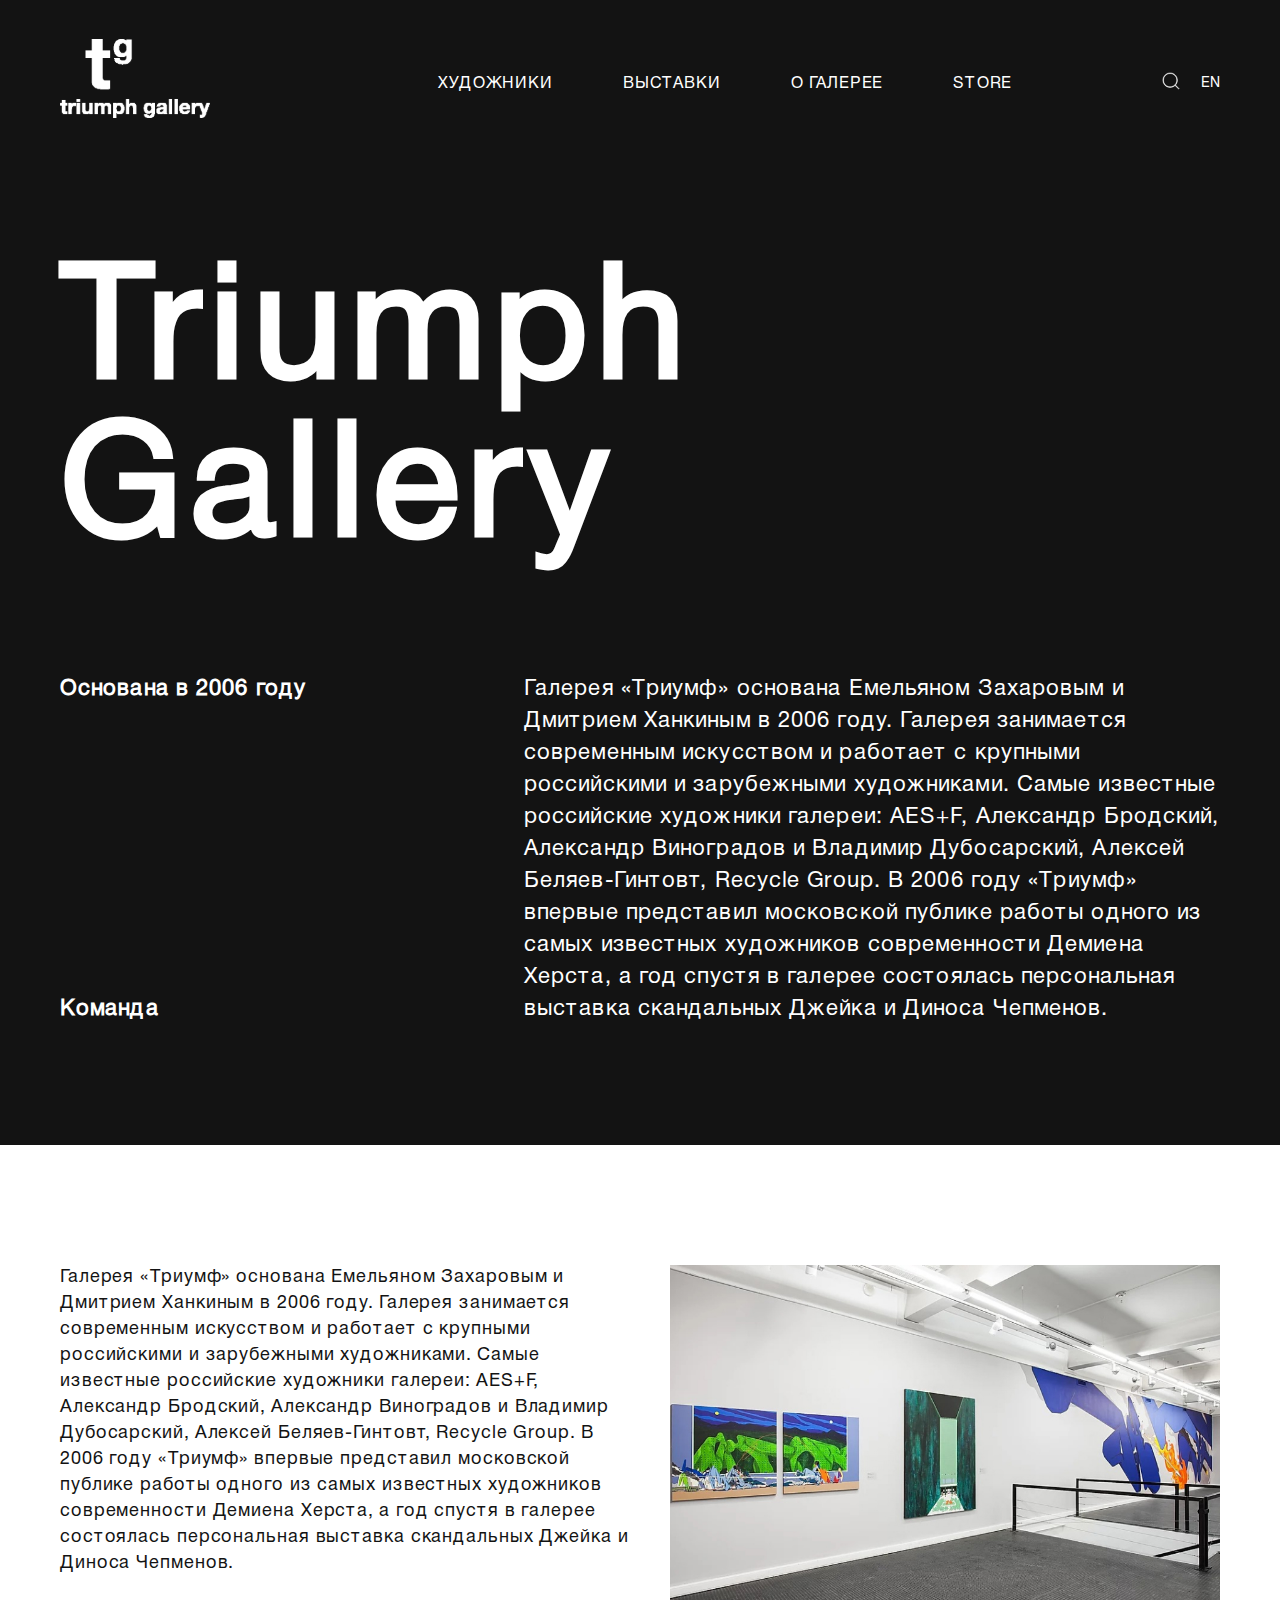
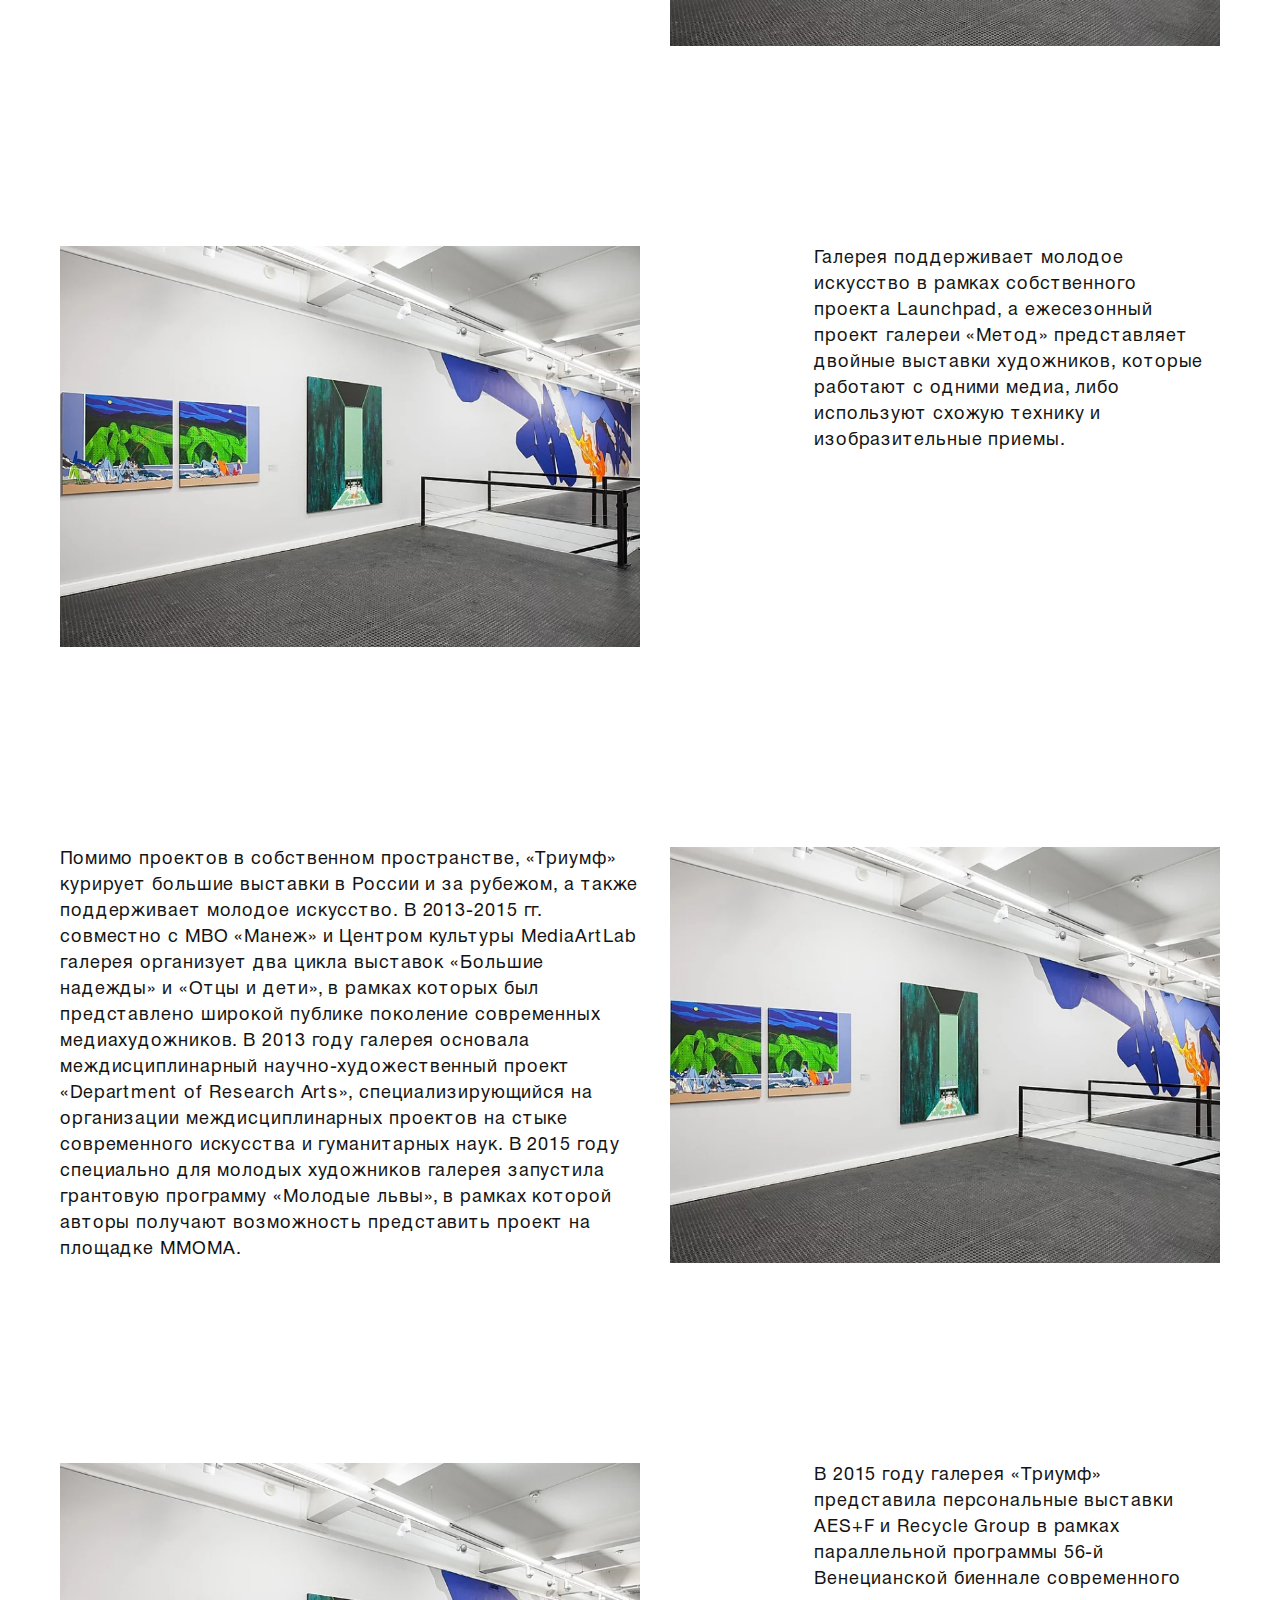
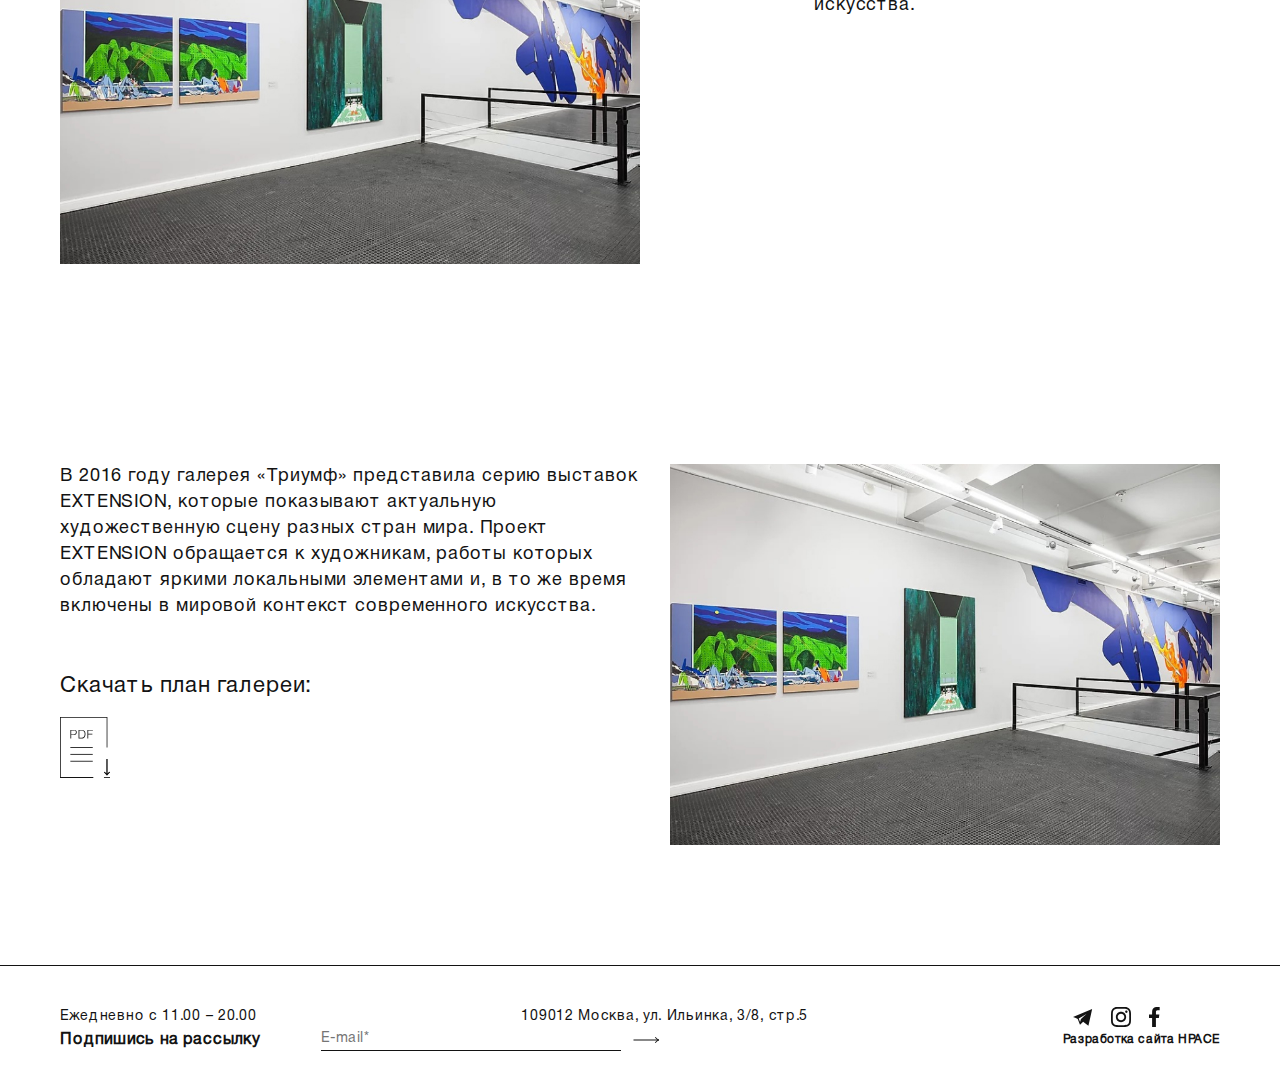
<file: gallery.html>
<!DOCTYPE html>
<html lang="en">

<head>
    <meta charset="UTF-8">
    <meta http-equiv="X-UA-Compatible" content="IE=edge">
    <meta name="viewport" content="width=device-width, initial-scale=1.0">
    <title>О Галлерее</title>

    <!--    Fonts    -->
    <link rel="stylesheet" href="assets/css/fonts.css">

    <!--    Vars    -->
    <link rel="stylesheet" href="assets/css/vars.css">

    <!--    Style    -->
    <link rel="stylesheet" href="assets/css/style.css">
    <!--    Main    -->
    <link rel="stylesheet" href="assets/css/main.css">
    <!--    Gallery    -->
    <link rel="stylesheet" href="assets/css/gallery.css">
</head>

<body>
<!--    Main    -->
<section class="section section__main section__main_gallery bg-black">
    <header class="header bg-black">
        <a href="#" class="header__logo-wrap">
            <img class="header__logo" src="assets/images/icons/logo-white.svg" alt="logo">
        </a>

        <div class="header__content">
            <nav class="header__nav">
                <ul class="header__nav-list">
                    <li class="header__nav-item">
                        <a href="#" class="header__nav-link">художники</a>
                    </li>

                    <li class="header__nav-item">
                        <a href="#" class="header__nav-link">выставки</a>
                    </li>

                    <li class="header__nav-item">
                        <a href="#" class="header__nav-link">о галерее</a>
                    </li>

                    <li class="header__nav-item">
                        <a href="#" class="header__nav-link">store</a>
                    </li>
                </ul>
            </nav>

            <div class="header__other">
                <div class="header__search-wrap">
                    <svg class="header__search" width="18px" viewBox="0 0 20 20" xmlns="http://www.w3.org/2000/svg">
                        <path d="M15.0107 14.5022C16.3288 13.0699 17.1319 11.1572 17.1319 9.06114C17.1232 4.61572 13.5092 1 9.06596 1C4.6227 1 1 4.61572 1 9.06114C1 13.5065 4.61397 17.1223 9.05723 17.1223C11.1523 17.1223 13.064 16.3188 14.4956 15L18.4937 19L19 18.4935L15.0107 14.5022ZM9.06596 16.4061C5.01552 16.4061 1.71581 13.1135 1.71581 9.06114C1.71581 5.00873 5.01552 1.70742 9.06596 1.70742C13.1164 1.70742 16.4074 5 16.4074 9.0524C16.4074 13.1048 13.1164 16.4061 9.06596 16.4061Z" stroke="white" stroke-width="0.5"/>
                    </svg>
                </div>

                <div class="header__language">En</div>

                <div class="header__burger-menu">
                    <div class="burger-menu__icon"></div>

                    <div class="burger-menu__content bg-black">
                        <div class="burger-menu__content-header">
                            <a href="#" class="header__logo-wrap">
                                <img class="header__logo" src="assets/images/icons/logo-white.svg" alt="logo">
                            </a>

                            <div class="header__other">
                                <div class="header__search-wrap">
                                    <svg class="header__search" width="18px" viewBox="0 0 20 20" xmlns="http://www.w3.org/2000/svg">
                                        <path d="M15.0107 14.5022C16.3288 13.0699 17.1319 11.1572 17.1319 9.06114C17.1232 4.61572 13.5092 1 9.06596 1C4.6227 1 1 4.61572 1 9.06114C1 13.5065 4.61397 17.1223 9.05723 17.1223C11.1523 17.1223 13.064 16.3188 14.4956 15L18.4937 19L19 18.4935L15.0107 14.5022ZM9.06596 16.4061C5.01552 16.4061 1.71581 13.1135 1.71581 9.06114C1.71581 5.00873 5.01552 1.70742 9.06596 1.70742C13.1164 1.70742 16.4074 5 16.4074 9.0524C16.4074 13.1048 13.1164 16.4061 9.06596 16.4061Z" stroke="white" stroke-width="0.5"/>
                                    </svg>
                                </div>

                                <div class="header__language">En</div>

                                <div class="burger-menu__close">
                                    <svg width="20px" viewBox="0 0 20 20" xmlns="http://www.w3.org/2000/svg">
                                        <path d="M11.7464 10.3002L19.3636 17.9174L17.9174 19.3636L10.3002 11.7464L9.98205 11.4282L9.66385 11.7464L2.04946 19.3608L0.632934 17.9194L8.21838 10.2995L8.53514 9.98133L8.21766 9.66385L0.633641 2.07983L2.04946 0.639175L9.66385 8.25357L9.98205 8.57176L10.3002 8.25357L17.9174 0.636395L19.3629 2.08186L11.7472 9.66313L11.4275 9.98132L11.7464 10.3002Z" fill="white" stroke="#131313" stroke-width="0.9"/>
                                    </svg>
                                </div>
                            </div>
                        </div>

                        <ul class="header__nav-list burger-menu__nav-list">
                            <li class="header__nav-item">
                                <a href="#" class="header__nav-link">художники</a>
                            </li>

                            <li class="header__nav-item">
                                <a href="#" class="header__nav-link">выставки</a>
                            </li>

                            <li class="header__nav-item">
                                <a href="#" class="header__nav-link">о галерее</a>
                            </li>

                            <li class="header__nav-item">
                                <a href="#" class="header__nav-link">store</a>
                            </li>
                        </ul>

                        <div class="burger-menu__footer">
                            <div class="footer__time">Eжедневно с 11.00 – 20.00</div>
                            <div class="footer__address">109012 Москва, ул. Ильинка, 3/8, стр.5</div>

                            <div class="footer__socials">
                                <a href="#" class="footer__socials-img-wrap">
                                    <svg class="footer__socials-img" width="20px" viewBox="0 0 19 16" xmlns="http://www.w3.org/2000/svg">
                                        <path d="M0 7.58037C6.09137 5.04095 12.1178 2.53401 18.1983 0C17.0071 5.34958 15.8267 10.6504 14.6409 16C12.9462 14.6518 11.2839 13.3252 9.64332 12.0257C8.66328 12.9949 7.68866 13.9533 6.67614 14.9496C6.61658 14.8142 6.57327 14.733 6.54078 14.6464C5.85854 12.9462 5.1709 11.2514 4.49408 9.54585C4.41827 9.35635 4.3154 9.24264 4.12047 9.17225C2.76684 8.65787 1.42403 8.13266 0 7.58037ZM12.9083 4.68359C12.8975 4.67276 12.8866 4.66193 12.8758 4.6511C10.4122 6.12386 7.94315 7.60203 5.46328 9.08562C5.8802 10.136 6.29171 11.1756 6.7357 12.2856C6.96853 11.4247 7.16887 10.6558 7.38545 9.88697C7.41793 9.77327 7.48291 9.64873 7.56954 9.56751C8.41963 8.7824 9.27513 8.00812 10.1252 7.23384C11.0511 6.38376 11.977 5.53367 12.9083 4.68359Z"/>
                                    </svg>
                                </a>

                                <a href="#" class="footer__socials-img-wrap">
                                    <svg class="footer__socials-img" width="20px" viewBox="0 0 20 20" xmlns="http://www.w3.org/2000/svg">
                                        <path d="M19.9515 5.87868C19.8739 4.26894 19.5051 2.85314 18.3408 1.68947C17.1764 0.525805 15.7404 0.157311 14.1491 0.0797328C12.7713 -0.0172395 11.3935 0.00215494 10.0156 0.00215494C8.63781 0.00215494 7.25999 -0.0172395 5.88216 0.0603383C4.27147 0.137916 2.85483 0.506411 1.69047 1.68947C0.526117 2.85314 0.157404 4.28833 0.0797801 5.87868C-0.0172497 7.25568 0.00215622 8.63269 0.00215622 10.0097C0.00215622 11.3867 -0.0172497 12.7637 0.0603741 14.1407C0.137998 15.7505 0.506711 17.1663 1.67107 18.3299C2.83543 19.4936 4.27147 19.8621 5.86276 19.9397C7.24058 20.0172 8.6184 19.9978 9.99623 19.9978C11.3741 19.9978 12.7519 20.0172 14.1297 19.9397C15.7404 19.8621 17.157 19.4936 18.3214 18.3299C19.4857 17.1663 19.8545 15.7311 19.9321 14.1407C20.0097 12.7637 19.9903 11.3867 19.9903 10.0097C19.9903 8.63269 20.0291 7.25568 19.9515 5.87868ZM17.8168 15.9056C17.6422 16.3711 17.4093 16.7008 17.06 17.0499C16.7107 17.399 16.3614 17.6317 15.915 17.8063C14.5954 18.3299 11.4711 18.2136 10.0156 18.2136C8.56019 18.2136 5.43583 18.3299 4.11622 17.8063C3.65048 17.6317 3.32058 17.399 2.97127 17.0499C2.62196 16.7008 2.38909 16.3517 2.21444 15.9056C1.69047 14.5868 1.80691 11.4643 1.80691 10.0097C1.80691 8.55511 1.69047 5.4326 2.21444 4.11378C2.38909 3.64831 2.62196 3.31861 2.97127 2.96951C3.32058 2.62041 3.66988 2.38767 4.11622 2.21312C5.43583 1.68947 8.56019 1.80584 10.0156 1.80584C11.4711 1.80584 14.5954 1.68947 15.915 2.21312C16.3808 2.38767 16.7107 2.62041 17.06 2.96951C17.4093 3.31861 17.6422 3.66771 17.8168 4.11378C18.3408 5.4326 18.2244 8.55511 18.2244 10.0097C18.2244 11.4643 18.3408 14.5868 17.8168 15.9056Z"/>
                                        <path d="M15.3523 3.47376C14.6925 3.47376 14.1491 4.01681 14.1491 4.67622C14.1491 5.33563 14.6925 5.87868 15.3523 5.87868C16.0121 5.87868 16.5554 5.33563 16.5554 4.67622C16.5554 3.99741 16.0315 3.47376 15.3523 3.47376Z"/>
                                        <path d="M10.0156 4.87016C7.18236 4.87016 4.87305 7.15871 4.87305 10.0097C4.87305 12.8607 7.16296 15.1492 10.0156 15.1492C12.8683 15.1492 15.1582 12.8607 15.1582 10.0097C15.1582 7.15871 12.8489 4.87016 10.0156 4.87016ZM10.0156 13.3455C8.17207 13.3455 6.67781 11.8522 6.67781 10.0097C6.67781 8.16722 8.17207 6.67385 10.0156 6.67385C11.8592 6.67385 13.3535 8.16722 13.3535 10.0097C13.3535 11.8522 11.8592 13.3455 10.0156 13.3455Z"/>
                                    </svg>
                                </a>

                                <a href="#" class="footer__socials-img-wrap">
                                    <svg class="footer__socials-img" width="11px" viewBox="0 0 11 20" xmlns="http://www.w3.org/2000/svg">
                                        <path d="M6.90757 20C5.61002 20 4.37607 20 3.09759 20C3.09759 17.0284 3.09759 14.0628 3.09759 11.0734C2.0481 11.0734 1.03677 11.0734 0 11.0734C0 9.87643 0 8.70924 0 7.50632C1.02405 7.50632 2.0481 7.50632 3.09759 7.50632C3.09759 6.93464 3.07851 6.39869 3.10396 5.86869C3.14212 5.01712 3.10396 4.15364 3.26933 3.31993C3.68277 1.26544 5.23474 0.157804 7.38461 0.0208382C8.46591 -0.0446672 9.55993 0.0625235 10.6667 0.0922987C10.6667 1.19398 10.6667 2.23611 10.6667 3.32589C10.1578 3.32589 9.65534 3.31398 9.15285 3.33184C8.72033 3.34971 8.28145 3.36757 7.86802 3.45094C7.34009 3.55813 6.99026 3.92735 6.97118 4.41566C6.92029 5.43397 6.95846 6.45228 6.95846 7.50632C8.05883 7.50632 9.18465 7.50632 10.355 7.50632C10.196 8.70924 10.037 9.87643 9.87796 11.0674C8.89207 11.0674 7.9189 11.0674 6.90757 11.0674C6.90757 14.0509 6.90757 17.0106 6.90757 20Z"/>
                                    </svg>
                                </a>
                            </div>
                        </div>
                    </div>
                </div>
            </div>
        </div>

        <div class="overlay bg-black">
            <div class="overlay__close">
                <svg width="20px" viewBox="0 0 20 20" xmlns="http://www.w3.org/2000/svg">
                    <path d="M11.7464 10.3002L19.3636 17.9174L17.9174 19.3636L10.3002 11.7464L9.98205 11.4282L9.66385 11.7464L2.04946 19.3608L0.632934 17.9194L8.21838 10.2995L8.53514 9.98133L8.21766 9.66385L0.633641 2.07983L2.04946 0.639175L9.66385 8.25357L9.98205 8.57176L10.3002 8.25357L17.9174 0.636395L19.3629 2.08186L11.7472 9.66313L11.4275 9.98132L11.7464 10.3002Z" fill="white" stroke="#131313" stroke-width="0.9"/>
                </svg>
            </div>

            <div class="overlay__search">
                <svg width="24px" viewBox="0 0 20 20" xmlns="http://www.w3.org/2000/svg">
                    <path d="M15.0107 14.5022C16.3288 13.0699 17.1319 11.1572 17.1319 9.06114C17.1232 4.61572 13.5092 1 9.06596 1C4.6227 1 1 4.61572 1 9.06114C1 13.5065 4.61397 17.1223 9.05723 17.1223C11.1523 17.1223 13.064 16.3188 14.4956 15L18.4937 19L19 18.4935L15.0107 14.5022ZM9.06596 16.4061C5.01552 16.4061 1.71581 13.1135 1.71581 9.06114C1.71581 5.00873 5.01552 1.70742 9.06596 1.70742C13.1164 1.70742 16.4074 5 16.4074 9.0524C16.4074 13.1048 13.1164 16.4061 9.06596 16.4061Z"
                          stroke="white" stroke-width="0.5"/>
                </svg>
            </div>

            <input class="overlay__search-input" type="text">

            <ul class="overlay__search-list">
                <li>
                    <a class="overlay__search-item" href="#">Слова</a>
                </li>

                <li>
                    <a class="overlay__search-item" href="#">Словарь</a>
                </li>

                <li>
                    <a class="overlay__search-item" href="#">Словосодержание</a>
                </li>

                <li>
                    <a class="overlay__search-item" href="#">Словотворчество</a>
                </li>
            </ul>
        </div>
    </header>

    <div class="main__content">
        <h1 class="title">Triumph Gallery</h1>

        <div class="main__info">
            <div class="main__info-left">
                <h4>Основана в 2006 году</h4>
                <h4>Команда</h4>
            </div>

            <div class="main__info-right">Галерея «Триумф» основана Емельяном Захаровым и Дмитрием Ханкиным в 2006 году.
                Галерея занимается современным искусством и работает с крупными российскими и зарубежными художниками.
                Самые известные российские художники галереи: AES+F, Александр Бродский, Александр Виноградов и Владимир
                Дубосарский, Алексей Беляев-Гинтовт, Recycle Group. В 2006 году «Триумф» впервые представил московской
                публике работы одного из самых известных художников современности Демиена Херста, а год спустя в галерее
                состоялась персональная выставка скандальных Джейка и Диноса Чепменов.
            </div>
        </div>
    </div>
</section>

<!--    Gallery    -->
<section class="section section__gallery">
    <figure class="gallery__item gallery__item-type-first">
        <div class="gallery__item-img-wrap">
            <img class="gallery__item-img" src="assets/images/gallery.jpg" alt="gallery">
        </div>

        <figcaption class="gallery__item-descr">Галерея «Триумф» основана Емельяном Захаровым и Дмитрием Ханкиным в 2006
            году. Галерея занимается современным искусством и работает с крупными российскими и зарубежными художниками.
            Самые известные российские художники галереи: AES+F, Александр Бродский, Александр Виноградов и Владимир
            Дубосарский, Алексей Беляев-Гинтовт, Recycle Group. В 2006 году «Триумф» впервые представил московской
            публике работы одного из самых известных художников современности Демиена Херста, а год спустя в галерее
            состоялась персональная выставка скандальных Джейка и Диноса Чепменов.
        </figcaption>
    </figure>

    <figure class="gallery__item gallery__item-type-second">
        <div class="gallery__item-img-wrap">
            <img class="gallery__item-img" src="assets/images/gallery.jpg" alt="gallery">
        </div>

        <figcaption class="gallery__item-descr">Галерея поддерживает молодое искусство в рамках собственного проекта
            Launchpad, а ежесезонный проект галереи «Метод» представляет двойные выставки художников, которые работают с
            одними медиа, либо используют схожую технику и изобразительные приемы.
        </figcaption>
    </figure>

    <figure class="gallery__item gallery__item-type-first">
        <div class="gallery__item-img-wrap">
            <img class="gallery__item-img" src="assets/images/gallery.jpg" alt="gallery">
        </div>

        <figcaption class="gallery__item-descr">Помимо проектов в собственном пространстве, «Триумф» курирует большие
            выставки в России и за рубежом, а также поддерживает молодое искусство. В 2013-2015 гг. совместно с МВО
            «Манеж» и Центром культуры MediaArtLab галерея организует два цикла выставок «Большие надежды» и «Отцы и
            дети», в рамках которых был представлено широкой публике поколение современных медиахудожников. В 2013 году
            галерея основала междисциплинарный научно-художественный проект «Department of Research Arts»,
            специализирующийся на организации междисциплинарных проектов на стыке современного искусства и гуманитарных
            наук. В 2015 году специально для молодых художников галерея запустила грантовую программу «Молодые львы», в
            рамках которой авторы получают возможность представить проект на площадке ММОМА.
        </figcaption>
    </figure>

    <figure class="gallery__item gallery__item-type-second">
        <div class="gallery__item-img-wrap">
            <img class="gallery__item-img" src="assets/images/gallery.jpg" alt="gallery">
        </div>

        <figcaption class="gallery__item-descr">В 2015 году галерея «Триумф» представила персональные выставки AES+F и
            Recycle Group в рамках параллельной программы 56-й Венецианской биеннале современного искусства.
        </figcaption>
    </figure>

    <figure class="gallery__item gallery__item-type-first gallery__item-type-third">
        <div class="gallery__item-img-wrap">
            <img class="gallery__item-img" src="assets/images/gallery.jpg" alt="gallery">
        </div>

        <figcaption class="gallery__item-descr">В 2016 году галерея «Триумф» представила серию выставок EXTENSION,
            которые показывают актуальную художественную сцену разных стран мира. Проект EXTENSION обращается к
            художникам, работы которых обладают яркими локальными элементами и, в то же время включены в мировой
            контекст современного искусства.

            <div class="gallery__item-descr-plan-gallery">Скачать план галереи:</div>
            <a href="#" class="gallery__item-descr-plan-gallery-download" download>
                <svg class="gallery__item-descr-plan-gallery-download-img" width="50px" viewBox="0 0 41 50" xmlns="http://www.w3.org/2000/svg">
                    <path d="M38.8853 34.507C38.8835 34.544 38.8835 34.581 38.8835 34.618C38.8835 38.5356 38.8835 42.4549 38.8835 46.3725C38.8835 46.4095 38.8835 46.4465 38.8835 46.4835C39.4205 45.9434 39.9555 45.4051 40.4851 44.8724C40.6727 45.0611 40.84 45.2294 41 45.3903C40.1799 46.2208 39.3543 47.0568 38.5341 47.8873C37.703 47.0513 36.8755 46.219 36.0517 45.3903C36.2099 45.2331 36.379 45.0666 36.5519 44.8946C37.0759 45.4218 37.611 45.96 38.1645 46.5167C38.1645 46.4613 38.1645 46.4261 38.1645 46.391C38.1645 42.4734 38.1645 38.5541 38.1645 34.6365C38.1645 34.594 38.1664 34.5496 38.1682 34.507C38.4073 34.507 38.6463 34.507 38.8853 34.507Z"/>
                    <path fill-rule="evenodd" clip-rule="evenodd" d="M38.8835 34.618C38.8835 34.581 38.8835 34.544 38.8853 34.507H38.1682C38.1666 34.5435 38.1651 34.5812 38.1646 34.618C38.1646 34.6242 38.1645 34.6304 38.1645 34.6365V46.5167L36.5519 44.8946C36.4595 44.9865 36.3683 45.0768 36.2791 45.165C36.2014 45.2418 36.1254 45.3171 36.0517 45.3903L38.5341 47.8873L41 45.3903L40.4851 44.8724L38.8835 46.4835V34.618Z"/>
                    <path d="M8.5181 10.5859H11.5366C12.2161 10.5859 12.7538 10.7568 13.1497 11.0986C13.5521 11.4338 13.7534 11.9202 13.7534 12.5577C13.7534 13.2282 13.5521 13.7376 13.1497 14.0859C12.7472 14.4343 12.2029 14.6085 11.5168 14.6085H9.19107V17.6056H8.5181V10.5859ZM9.19107 11.1577V14.0465H11.3287C11.8499 14.0465 12.2722 13.9315 12.5955 13.7014C12.9188 13.4648 13.0804 13.1 13.0804 12.607C13.0804 12.1207 12.932 11.7592 12.6351 11.5225C12.3382 11.2793 11.9258 11.1577 11.398 11.1577H9.19107Z"/>
                    <path d="M15.207 10.5859H17.7603C18.816 10.5859 19.6044 10.8915 20.1256 11.5028C20.6468 12.1075 20.9074 12.9291 20.9074 13.9676C20.9074 15.0324 20.6534 15.9066 20.1454 16.5901C19.6374 17.2671 18.8621 17.6056 17.8197 17.6056H15.207V10.5859ZM15.88 11.1577V17.0338H17.6515C19.3735 17.0338 20.2345 16.0249 20.2345 14.007C20.2345 13.1131 20.02 12.4164 19.5912 11.9169C19.1689 11.4108 18.5586 11.1577 17.7603 11.1577H15.88Z"/>
                    <path d="M26.9698 10.5859V11.1577H23.1398V13.6817H26.5442V14.2535H23.1398V17.6056H22.4767V10.5859H26.9698Z"/>
                    <path fill-rule="evenodd" clip-rule="evenodd" d="M0 0H38.8793V24.9853H38.2419V0.704225H0.637366V49.2958H27.313V50H0V0Z"/>
                    <path fill-rule="evenodd" clip-rule="evenodd" d="M26.8621 25.3521H8.48276V24.6479H26.8621V25.3521Z"/>
                    <path fill-rule="evenodd" clip-rule="evenodd" d="M26.8621 30.9859H8.48276V30.2817H26.8621V30.9859Z"/>
                    <path fill-rule="evenodd" clip-rule="evenodd" d="M26.8621 36.6197H8.48276V35.9155H26.8621V36.6197Z"/>
                    <path fill-rule="evenodd" clip-rule="evenodd" d="M41 50H36.0517V49.2958H41V50Z"/>
                </svg>
            </a>
        </figcaption>
    </figure>
</section>

<footer class="section footer">
    <div class="footer__item footer__time">Eжедневно с 11.00 – 20.00</div>
    <div class="footer__item footer__address">109012 Москва, ул. Ильинка, 3/8, стр.5</div>

    <div class="footer__item footer__socials">
        <a href="#" class="footer__socials-img-wrap">
            <svg class="footer__socials-img" width="20px" viewBox="0 0 19 16" xmlns="http://www.w3.org/2000/svg">
                <path d="M0 7.58037C6.09137 5.04095 12.1178 2.53401 18.1983 0C17.0071 5.34958 15.8267 10.6504 14.6409 16C12.9462 14.6518 11.2839 13.3252 9.64332 12.0257C8.66328 12.9949 7.68866 13.9533 6.67614 14.9496C6.61658 14.8142 6.57327 14.733 6.54078 14.6464C5.85854 12.9462 5.1709 11.2514 4.49408 9.54585C4.41827 9.35635 4.3154 9.24264 4.12047 9.17225C2.76684 8.65787 1.42403 8.13266 0 7.58037ZM12.9083 4.68359C12.8975 4.67276 12.8866 4.66193 12.8758 4.6511C10.4122 6.12386 7.94315 7.60203 5.46328 9.08562C5.8802 10.136 6.29171 11.1756 6.7357 12.2856C6.96853 11.4247 7.16887 10.6558 7.38545 9.88697C7.41793 9.77327 7.48291 9.64873 7.56954 9.56751C8.41963 8.7824 9.27513 8.00812 10.1252 7.23384C11.0511 6.38376 11.977 5.53367 12.9083 4.68359Z"/>
            </svg>
        </a>

        <a href="#" class="footer__socials-img-wrap">
            <svg class="footer__socials-img" width="20px" viewBox="0 0 20 20" xmlns="http://www.w3.org/2000/svg">
                <path d="M19.9515 5.87868C19.8739 4.26894 19.5051 2.85314 18.3408 1.68947C17.1764 0.525805 15.7404 0.157311 14.1491 0.0797328C12.7713 -0.0172395 11.3935 0.00215494 10.0156 0.00215494C8.63781 0.00215494 7.25999 -0.0172395 5.88216 0.0603383C4.27147 0.137916 2.85483 0.506411 1.69047 1.68947C0.526117 2.85314 0.157404 4.28833 0.0797801 5.87868C-0.0172497 7.25568 0.00215622 8.63269 0.00215622 10.0097C0.00215622 11.3867 -0.0172497 12.7637 0.0603741 14.1407C0.137998 15.7505 0.506711 17.1663 1.67107 18.3299C2.83543 19.4936 4.27147 19.8621 5.86276 19.9397C7.24058 20.0172 8.6184 19.9978 9.99623 19.9978C11.3741 19.9978 12.7519 20.0172 14.1297 19.9397C15.7404 19.8621 17.157 19.4936 18.3214 18.3299C19.4857 17.1663 19.8545 15.7311 19.9321 14.1407C20.0097 12.7637 19.9903 11.3867 19.9903 10.0097C19.9903 8.63269 20.0291 7.25568 19.9515 5.87868ZM17.8168 15.9056C17.6422 16.3711 17.4093 16.7008 17.06 17.0499C16.7107 17.399 16.3614 17.6317 15.915 17.8063C14.5954 18.3299 11.4711 18.2136 10.0156 18.2136C8.56019 18.2136 5.43583 18.3299 4.11622 17.8063C3.65048 17.6317 3.32058 17.399 2.97127 17.0499C2.62196 16.7008 2.38909 16.3517 2.21444 15.9056C1.69047 14.5868 1.80691 11.4643 1.80691 10.0097C1.80691 8.55511 1.69047 5.4326 2.21444 4.11378C2.38909 3.64831 2.62196 3.31861 2.97127 2.96951C3.32058 2.62041 3.66988 2.38767 4.11622 2.21312C5.43583 1.68947 8.56019 1.80584 10.0156 1.80584C11.4711 1.80584 14.5954 1.68947 15.915 2.21312C16.3808 2.38767 16.7107 2.62041 17.06 2.96951C17.4093 3.31861 17.6422 3.66771 17.8168 4.11378C18.3408 5.4326 18.2244 8.55511 18.2244 10.0097C18.2244 11.4643 18.3408 14.5868 17.8168 15.9056Z"/>
                <path d="M15.3523 3.47376C14.6925 3.47376 14.1491 4.01681 14.1491 4.67622C14.1491 5.33563 14.6925 5.87868 15.3523 5.87868C16.0121 5.87868 16.5554 5.33563 16.5554 4.67622C16.5554 3.99741 16.0315 3.47376 15.3523 3.47376Z"/>
                <path d="M10.0156 4.87016C7.18236 4.87016 4.87305 7.15871 4.87305 10.0097C4.87305 12.8607 7.16296 15.1492 10.0156 15.1492C12.8683 15.1492 15.1582 12.8607 15.1582 10.0097C15.1582 7.15871 12.8489 4.87016 10.0156 4.87016ZM10.0156 13.3455C8.17207 13.3455 6.67781 11.8522 6.67781 10.0097C6.67781 8.16722 8.17207 6.67385 10.0156 6.67385C11.8592 6.67385 13.3535 8.16722 13.3535 10.0097C13.3535 11.8522 11.8592 13.3455 10.0156 13.3455Z"/>
            </svg>
        </a>

        <a href="#" class="footer__socials-img-wrap">
            <svg class="footer__socials-img" width="11px" viewBox="0 0 11 20" xmlns="http://www.w3.org/2000/svg">
                <path d="M6.90757 20C5.61002 20 4.37607 20 3.09759 20C3.09759 17.0284 3.09759 14.0628 3.09759 11.0734C2.0481 11.0734 1.03677 11.0734 0 11.0734C0 9.87643 0 8.70924 0 7.50632C1.02405 7.50632 2.0481 7.50632 3.09759 7.50632C3.09759 6.93464 3.07851 6.39869 3.10396 5.86869C3.14212 5.01712 3.10396 4.15364 3.26933 3.31993C3.68277 1.26544 5.23474 0.157804 7.38461 0.0208382C8.46591 -0.0446672 9.55993 0.0625235 10.6667 0.0922987C10.6667 1.19398 10.6667 2.23611 10.6667 3.32589C10.1578 3.32589 9.65534 3.31398 9.15285 3.33184C8.72033 3.34971 8.28145 3.36757 7.86802 3.45094C7.34009 3.55813 6.99026 3.92735 6.97118 4.41566C6.92029 5.43397 6.95846 6.45228 6.95846 7.50632C8.05883 7.50632 9.18465 7.50632 10.355 7.50632C10.196 8.70924 10.037 9.87643 9.87796 11.0674C8.89207 11.0674 7.9189 11.0674 6.90757 11.0674C6.90757 14.0509 6.90757 17.0106 6.90757 20Z"/>
            </svg>
        </a>
    </div>

    <form class="footer__item footer__form">
        <label for="sign" class="footer__sign">Подпишись на рассылку</label>
        <input id="sign" class="footer__form-input" required type="email" placeholder="E-mail*">

        <button class="footer__form-btn" type="submit">
            <span class="arrow arrow_right-dark"></span>
        </button>
    </form>

    <div class="footer__item footer__hpace">Разработка сайта HPACE</div>
</footer>

<!--  JQuery  -->
<script src="https://cdnjs.cloudflare.com/ajax/libs/jquery/3.5.1/jquery.min.js" integrity="sha512-bLT0Qm9VnAYZDflyKcBaQ2gg0hSYNQrJ8RilYldYQ1FxQYoCLtUjuuRuZo+fjqhx/qtq/1itJ0C2ejDxltZVFg==" crossorigin="anonymous"></script>

<!--  header js file  -->
<script src="assets/js/header.js"></script>

</body>

</html>
</file>
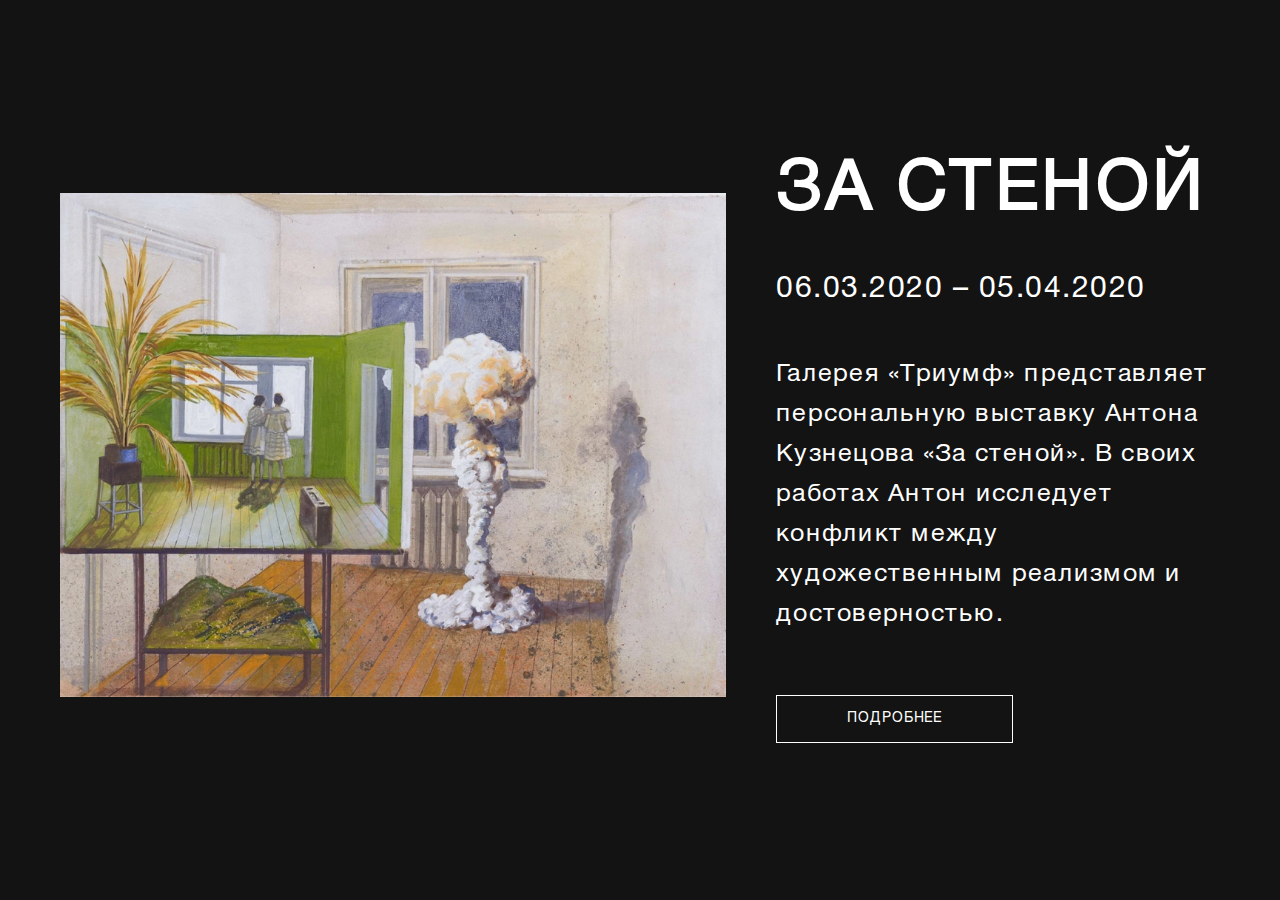
<file: poster.html>
<!DOCTYPE html>
<html lang="en">

<head>
    <meta charset="UTF-8">
    <meta http-equiv="X-UA-Compatible" content="IE=edge">
    <meta name="viewport" content="width=device-width, initial-scale=1.0">
    <title>Главная - Выставка</title>

    <!--    Fonts    -->
    <link rel="stylesheet" href="assets/css/fonts.css">

    <!--    Vars    -->
    <link rel="stylesheet" href="assets/css/vars.css">

    <!--    Style    -->
    <link rel="stylesheet" href="assets/css/style.css">
    <!--    Poster    -->
    <link rel="stylesheet" href="assets/css/poster.css">
</head>

<body>
<section class="section section__poster bg-black">
    <div class="poster__content">
        <div class="poster__img-wrap">
            <img src="assets/images/poster-img.jpg" alt="painting" class="poster__img">
        </div>

        <div class="poster__info">
            <h2 class="title title_sm">За стеной</h2>
            <div class="poster__time">06.03.2020 – 05.04.2020</div>
            <div class="poster__descr">Галерея «Триумф» представляет персональную выставку Антона Кузнецова «За
                стеной». В своих работах Антон исследует конфликт между художественным реализмом и достоверностью.
            </div>
            <a href="#" class="poster__link">Подробнее</a>
        </div>
    </div>
</section>
</body>

</html>
</file>
<file: assets/css/fonts.css>
/* Жирный */
@font-face {
    font-family: 'HelveticaNeueCyr';
    src: local('HelveticaNeueCyr'),
    url('../fonts/HelveticaNeueCyr-Bold.woff') format('woff'),
    url('../fonts/HelveticaNeueCyr-Bold.ttf') format('ttf'),
    url('../fonts/HelveticaNeueCyr-Bold.eot') format('eot');
}

/* Курсив */
@font-face {
    font-family: 'HelveticaNeueCyr';
    font-style: italic;
    font-weight: normal;
    src: local('HelveticaNeueCyr'),
    url('../fonts/HelveticaNeueCyr-Italic.woff') format('woff')
}

/* Тонкий */
@font-face {
    font-family: 'HelveticaNeueCyr';
    src: local('HelveticaNeueCyr'),
    url('../fonts/HelveticaNeueCyr-Light.ttf') format('ttf'),
    url('../fonts/HelveticaNeueCyr-Light.eot') format('eot');
}


/* Средний */
@font-face {
    font-family: 'HelveticaNeueCyr';
    src: local('HelveticaNeueCyr'),
    url('../fonts/HelveticaNeueCyr-Medium.woff') format('woff'),
    url('../fonts/HelveticaNeueCyr-Medium.ttf') format('ttf'),
    url('../fonts/HelveticaNeueCyr-Medium.eot') format('eot');
}

/* Жирный */
@font-face {
    font-family: 'HelveticaNeueCyr';
    src: local('HelveticaNeueCyr'),
    url('../fonts/HelveticaNeueCyr-Roman.woff') format('woff'),
    url('../fonts/HelveticaNeueCyr-Roman.ttf') format('ttf'),
    url('../fonts/HelveticaNeueCyr-Roman.eot') format('eot');
}
</file>
<file: assets/css/vars.css>
:root {
    /*  fonts color   */
    --black: #131313;
    --white: #FFFFFF;
    --grey: #C4C4C4;
}
</file>
<file: assets/css/style.css>
* {
    margin: 0;
    padding: 0;
    box-sizing: border-box;
    font-weight: 300;
    font-size: 22px;
    line-height: 32px;
    font-family: HelveticaNeueCyr;
    color: var(--black);
    letter-spacing: 0.05em;
}

.section {
    padding: 0 60px;
}

.bg-black {
    background: var(--black);
}

img {
    width: 100%;
}

a {
    text-decoration: none;
    color: inherit;
}

ul, ol {
    list-style: none;
}

.img-wrap_magnifying {
    cursor: pointer;
    outline: none
}

.title {
    font-weight: 600;
    font-size: 160px;
    line-height: 158px;
    color: var(--black);
    width: 50%;
}

.title_sm {
    font-size: 80px;
    line-height: 79px;
    width: 100%;
}

.bg-black .title {
    color: var(--white);
}

.text-weight {
    font-weight: 600;
}

/*  arrow   */

.arrow {
    display: block;
    width: 1px;
    height: 26px;
    background: var(--white);
    position: relative;
    transition: all .3s;
}

.arrow:after {
    content: '';
    position: absolute;
    display: block;
    width: 5px;
    height: 1px;
    background: var(--white);
    bottom: 0;
    left: -1px;
    transform: rotate(-45deg);
}

.arrow:before {
    content: '';
    position: absolute;
    display: block;
    width: 5px;
    height: 1px;
    background: var(--white);
    right: -1px;
    bottom: 0;
    transform: rotate(45deg);
}

.arrow_right-dark {
    background: var(--black);
    transform: rotate(-90deg);
    height: 24px;
}

.arrow_right-dark:before,
.arrow_right-dark:after {
    background: var(--black);
}

/*  overlay  */

.overlay {
    position: fixed;
    display: none;
    width: 100%;
    height: 100vh;
    top: 0;
    left: 0;
    padding: 120px 60px;
    z-index: 15;
}

.overlay.active {
    display: block;
}

.overlay__search-input {
    background: inherit;
    border: none;
    outline: none;
    border-bottom: 1px solid var(--white);
    font-weight: 550;
    font-size: 30px;
    line-height: 30px;
    letter-spacing: 0.03em;
    color: var(--white);
    padding-bottom: 10px;
    width: 100%;
    padding-left: 6%;
}

.overlay__close {
    position: absolute;
    right: 60px;
    top: 60px;
    cursor: pointer;
}

.overlay__search {
    position: absolute;
}

.overlay__search-list {
    padding: 2% 0 0 6%;
    display: none;
}

.overlay__search-item {
    font-size: 20px;
    line-height: 40px;
    letter-spacing: 0.03em;
    color: var(--white);
}

/*  header  */

.header {
    padding: 39px 0;
    display: flex;
    align-items: center;
    justify-content: space-between;
}

.header__logo-wrap {
    max-width: 150px;
}

.header__content {
    display: flex;
    align-items: center;
}

.header__nav-list {
    display: flex;
}

.header__nav-link {
    font-size: 16px;
    line-height: 16px;
    letter-spacing: 0.05em;
    text-transform: uppercase;
    color: var(--black);
    transition: all .3s;
    position: relative;
}

.bg-black .header__nav-link {
    color: var(--white);
}

.header__nav-link:before {
    position: absolute;
    width: 100%;
    height: 1px;
    content: "";
    background-color: inherit;
    visibility: hidden;
    transform: scaleX(0);
    transform-origin: 0 50%;
    transition: transform .2s ease-out;
    bottom: -20px;
}

.header__nav-link:hover:before {
    visibility: visible;
    transform: scale(1);
    background-color: var(--black);
}

.bg-black .header__nav-link:hover:before {
    background-color: var(--white);
}

.header__nav-item {
    display: flex;
}

.header__nav-item:not(:last-child) {
    margin-right: 70px;
}

.header__other {
    display: flex;
    align-items: center;
    margin-left: 150px;
}

.header__search-wrap {
    max-width: 18px;
    margin-right: 21px;
    cursor: pointer;
}

.header__search {
    fill: var(--black);
}

.bg-black .header__search {
    fill: var(--white);
}

.header__language {
    font-weight: 300;
    font-size: 14px;
    line-height: 14px;
    letter-spacing: 0.03em;
    text-transform: uppercase;
    color: var(--black);
}

.bg-black .header__language {
    color: var(--white);
}

/*  burger menu  */

.header__burger-menu {
    display: none;
    margin-left: 30px;
}

.burger-menu__icon {
    width: 20px;
    height: 20px;
    border-top: 1px solid var(--black);
    position: relative;
}

.bg-black .burger-menu__icon {
    border-top: 1px solid var(--white);
}

.burger-menu__icon:before {
    content: '';
    display: block;
    position: absolute;
    width: 70%;
    height: 1px;
    background: var(--black);
    top: 50%;
    right: 0;
}

.burger-menu__icon:after {
    content: '';
    display: block;
    position: absolute;
    width: 50%;
    height: 1px;
    background: var(--black);
    bottom: 0;
    right: 0;
}

.bg-black .burger-menu__icon:after,
.bg-black .burger-menu__icon:before {
    background: var(--white);
}

.burger-menu__content {
    position: fixed;
    width: 100vw;
    height: 100vh;
    left: 0;
    top: 0;
    z-index: 10;
    display: none;
    flex-direction: column;
    justify-content: space-between;
}

.burger-menu__content.active {
    display: flex;
}

.burger-menu__content-header {
    display: flex;
    padding: 15px 20px;
    align-items: center;
    justify-content: space-between;
}

.burger-menu__close {
    display: flex;
    align-items: center;
    margin-left: 30px;
}

.burger-menu__footer {
    padding: 25px 40px;
    display: flex;
    flex-direction: column;
    align-items: center;
    border-top: 1px solid var(--white);
}

.burger-menu__footer .footer__socials {
    margin-top: 20px;
}

.burger-menu__content .header__nav-link:before {
    bottom: 5px;
}

/*  footer  */

.footer {
    padding: 40px 60px;
    display: flex;
    align-items: center;
    justify-content: space-between;
    border-top: 0.5px solid var(--black);
    flex-wrap: wrap;
}

.footer__item:not(:last-child) {
    margin-right: 60px;
}

.footer__time,
.footer__address,
.footer__form-input {
    font-weight: 300;
    font-size: 14px;
    line-height: 22px;
    letter-spacing: 0.05em;
}

.bg-black .footer__time,
.bg-black .footer__address {
    color: var(--white);
}

.footer__socials,
.footer__socials-img-wrap {
    display: flex;
    align-items: center;
}


.footer__socials-img-wrap:not(:last-child) {
    margin-right: 18px;
}

.footer__socials-img {
    fill: var(--black);
    transition: all .3s;
}

.footer__socials-img-wrap:hover .footer__socials-img {
    fill: var(--grey);
    transition: all .3s;
}

.footer__socials-img-wrap:active .footer__socials-img {
    fill: var(--black);
    transition: all .3s;
}

.bg-black .footer__socials-img-wrap .footer__socials-img {
    fill: var(--white);
    transition: all .3s;
}

.footer__sign {
    font-weight: 600;
    font-size: 16px;
    line-height: 16px;
    letter-spacing: 0.05em;
    margin-right: 60px;
}

.footer__form {
    display: flex;
    align-items: center;
    position: relative;
}

.footer__form-input {
    border: none;
    outline: none;
    border-bottom: 0.5px solid var(--black);
    width: 300px;
    padding-right: 5px;
    background: inherit;
}

.footer__form-input::placeholder {
    overflow: visible;
}

.footer__form-btn {
    position: absolute;
    border: none;
    background: inherit;
    display: flex;
    align-items: center;
    justify-content: center;
    cursor: pointer;
    right: -50px;
    outline: none;
    width: 50px;
}

.footer__form-btn:hover .arrow_right-dark {
    height: 48px;
}

.footer__form-btn:active .arrow_right-dark {
    height: 14px;
}

.footer__hpace {
    font-weight: 600;
    font-size: 12px;
    line-height: 22px;
    letter-spacing: 0.05em;
}

/*    footer dark theme     */

.footer.bg-black {
    border-top: 0.5px solid var(--white);
}

.footer.bg-black .footer__time,
.footer.bg-black .footer__address,
.footer.bg-black .footer__form-input,
.footer.bg-black .footer__hpace,
.footer.bg-black .footer__sign {
    color: var(--white);
}

.footer.bg-black .footer__socials-img {
    fill: var(--white);
    transition: all .3s;
}

.footer.bg-black .footer__socials-img-wrap:hover .footer__socials-img {
    fill: var(--grey);
    transition: all .3s;
}

.footer.bg-black .footer__socials-img-wrap:active .footer__socials-img {
    fill: var(--white);
    transition: all .3s;
}

.footer.bg-black .footer__form-input {
    border-bottom: 0.5px solid var(--white);
}

.footer.bg-black .arrow_right-dark,
.footer.bg-black .arrow_right-dark:before,
.footer.bg-black .arrow_right-dark:after {
    background: var(--white);
}

/* animation for Magnific Popup */
/* padding-bottom and top for image */
.mfp-no-margins img.mfp-img {
    padding: 0;
}
/* position of shadow behind the image */
.mfp-no-margins .mfp-figure:after {
    top: 0;
    bottom: 0;
}
/* padding for main container */
.mfp-no-margins .mfp-container {
    padding: 0;
}


/*

for zoom animation
uncomment this part if you haven't added this code anywhere else

*/

.mfp-with-zoom .mfp-container,
.mfp-with-zoom.mfp-bg {
	opacity: 0;
	-webkit-backface-visibility: hidden;
	-webkit-transition: all 0.3s ease-out;
	-moz-transition: all 0.3s ease-out;
	-o-transition: all 0.3s ease-out;
	transition: all 0.3s ease-out;
}

.mfp-with-zoom.mfp-ready .mfp-container {
		opacity: 1;
}
.mfp-with-zoom.mfp-ready.mfp-bg {
		opacity: 0.8;
}

.mfp-with-zoom.mfp-removing .mfp-container,
.mfp-with-zoom.mfp-removing.mfp-bg {
	opacity: 0;
}


@media screen and (max-width: 1400px) {

    .title_sm {
        font-size: 70px;
        line-height: 68px;
    }
}

@media screen and (max-width: 1200px) {

    .header__nav-item:not(:last-child) {
        margin-right: 30px;
    }

    .header__other {
        margin-left: 30px;
    }

    .title {
        font-size: 100px;
        line-height: 105px;
    }

    .title_sm {
        font-size: 70px;
        line-height: 68px;
    }

    .footer__item {
        margin-top: 5px;
        margin-bottom: 5px;
    }
}

@media screen and (max-width: 992px) {

    .header__logo-wrap {
        max-width: 100px;
    }

    .header__nav-item:not(:last-child) {
        margin-right: 15px;
    }

    .title {
        font-size: 80px;
        line-height: 86px;
    }

    .header__nav-link {
        font-size: 14px;
    }
}

@media screen and (max-width: 768px) {

    .section {
        padding-left: 40px;
        padding-right: 40px;
    }

    .header__nav-list {
        display: none;
    }

    .header__burger-menu {
        display: block;
    }

    .burger-menu__nav-list {
        display: flex;
        flex-direction: column;
        align-items: center;
    }

    .header__other {
        margin: 0;
    }

    .header__nav-link {
        font-size: 24px;
        line-height: 75px;
    }

    .header__nav-item:not(:last-child) {
        margin-right: 0;
    }

    .overlay__search-input {
        padding-left: 10%;
    }

    .title {
        font-size: 60px;
        line-height: 72px;
    }

    .footer {
        padding-left: 40px;
        padding-right: 40px;
    }

    .footer__sign {
        margin-right: 20px;
    }
}

@media screen and (max-width: 576px) {

    .section {
        padding-left: 20px;
        padding-right: 20px;
    }

    .header {
        padding: 25px 0 20px 0;
    }

    .header__logo-wrap {
        max-width: 75px;
    }

    .title {
        font-size: 40px;
        line-height: 40px;
    }

    .title_sm {
        font-size: 30px;
        line-height: 30px;
    }

    .overlay {
        padding: 80px 20px 20px;
    }

    .overlay__close {
        right: 20px;
        top: 25px;
    }

    .overlay__search-input {
        font-size: 18px;
        line-height: 18px;
        padding-left: 12%;
    }


    .overlay__search-item {
        font-size: 16px;
        line-height: 32px;
    }

    .footer {
        padding: 25px 20px 20px;
    }

    .footer,
    .footer__form {
        flex-direction: column;
        align-items: end;
    }

    .footer__item:not(:last-child),
    .footer__item {
        margin: 0;
    }

    .footer .footer__socials {
        margin: 20px 0;
    }

    .footer__form-input {
        margin-right: 0;
        margin-top: 15px;
        max-width: 250px;
    }

    .footer__form-btn {
        height: 50px;
    }

    .footer__hpace {
        margin-top: 20px;
    }
}

@media screen and (max-width: 375px) {
    .footer__form-input {
        max-width: 220px;
    }

    .header__nav-link {
        font-size: 18px;
        line-height: 45px;
    }

    .header__burger-menu .footer__time,
    .header__burger-menu .footer__address {
        font-size: 11px;
        line-height: 20px;
    }
}
</file>
<file: assets/css/main.css>
/*  main page  */

.section__main {
    padding-bottom: 120px;
    min-height: 100vh;
}

.main__content {
    margin-top: 90px;
}

.main__link {
    position: absolute;
    width: 100px;
    height: 100px;
    border: 1px solid var(--white);
    display: flex;
    align-items: center;
    justify-content: center;
    border-radius: 50%;
    transition: all .3s;
    bottom: 120px;
    right: 50%;
    transform: translateX(50%);
}

.main__link:hover .arrow {
    height: 63px;
    transition: all .3s;
}

.main__link:active {
    background: var(--white);
    transition: all .3s;
}

.main__link:active .arrow,
.main__link:active .arrow:before,
.main__link:active .arrow:after {
    background: var(--black);
    transition: all .3s;
}

/*   gallery page   */

.section__main_gallery {
    height: auto;
}

.main__info {
    margin-top: 100px;
    display: flex;
    justify-content: space-between;
}

.main__info-left {
    display: flex;
    flex-direction: column;
    justify-content: space-between;
}

.main__info-left h4 {
    color: var(--white);
    font-weight: 600;
}

.main__info-right {
    color: var(--white);
    max-width: 60%;
}

/*  artist page  */

.section__main_artist,
.section__main_result {
    height: auto;
}

.artist-info-descr__top {
    margin: 60px 0 0 15%;
}

.main__artist-info {
    display: flex;
    justify-content: space-between;
    margin-top: 40px;
}

.main__artist-info-descr {
    max-width: 750px;
    margin-right: 20px;
}

.artist-info-descr__top-inner {
    padding: 15px 0 20px;
    font-weight: 300;
}

.artist-info-descr__top-inner:first-child {
    padding: 15px 0 20px;
}

.artist-info-descr__top-info,
.artist-info-descr__mid {
    font-size: 14px;
    line-height: 22px;
}

.artist-info-descr__top-title {
    font-size: 16px;
    line-height: 16px;
    margin-top: 7px;
}

.artist-info-descr__top-line {
    width: 300px;
}

.artist-info-descr__top-line_sm {
    width: 60px;
}

.artist-info-descr__mid {
    margin-top: 60px;
}

.artist-info-descr__bot {
    margin-top: 40px;
}

.artist-info-descr__bot-title {
    font-weight: 600;
    font-size: 16px;
    line-height: 38px;
    margin-bottom: 20px;
}

.artist-info-descr__bot-item:not(:first-child) {
    margin-top: 30px;
}

.artist-info-descr__bot-item-year {
    font-weight: 600;
    font-size: 20px;
    line-height: 20px;
}

.artist-info-descr__bot-item-descr,
.artist-info-descr__bot-item-descr-name {
    font-size: 14px;
    line-height: 14px;
}

.artist-info-descr__bot-item-descr:not(:first-child) {
    margin-top: 10px;
}

.artist-info-descr__bot-item-line {
    margin: 10px 0 15px;
    max-width: 600px;
}

.main-painting__item-img-wrap {
    max-width: 900px;
}

/*  result page  */

.main__result-search {
    width: 320px;
    margin: 40px 0 0 15%;
    letter-spacing: 0.03em;
}

.section__main_result .result-search__item {
    width: 100%;
}

.section__main_result .painting__item:nth-child(odd) {
    margin-left: 25%;
}

.section__main_result .painting__item:nth-child(even) {
    margin-left: 50%;
}


@media screen and (max-width: 1400px) {
    .main__artist-info-descr {
        max-width: 550px;
    }

    .section__main_result .painting__item:nth-child(odd) {
        margin-left: 10%;
    }

    .section__main_result .painting__item:nth-child(even) {
        margin-left: 40%;
    }
}

@media screen and (max-width: 1200px) {
    .main__info-right,
    .main__info-left h4 {
        font-size: 18px;
        line-height: 26px;
    }

    .main__artist-info {
        flex-direction: column-reverse;
    }

    .main-painting__item-img-wrap,
    .main__artist-info-descr {
        max-width: 100%;
    }

    .section__main_result .painting__item:nth-child(even) {
        margin-left: 31%;
    }
}

@media screen and (max-width: 992px) {
    .main__info {
        flex-direction: column;
        margin-top: 60px;
    }

    .main__info-right {
        max-width: 100%;
        margin-top: 30px;
    }

    .main__info-left h4:last-child {
        margin-top: 20px;
    }

    .main__result-search {
        font-size: 18px;
        line-height: 28px;
    }
}

@media screen and (max-width: 576px) {

    .main__content {
        margin-top: 40px;
    }

    .main__link {
        width: 70px;
        height: 70px;
        bottom: 80px;
    }

    .main__link:hover .arrow {
        height: 40px;
    }

    .main__info-right {
        font-size: 18px;
        line-height: 28px;
    }

    .main__info-left h4 {
        font-size: 16px;
        line-height: 16px;
    }

    .artist-info-descr__bot {
        margin-top: 30px;
    }

    .section__painting_artist .section__main,
    .section__main_artist {
        padding-bottom: 20px;
    }

    .artist-info-descr__mid {
        margin-top: 30px;
    }

    .artist-info-descr__top {
        margin: 30px 0 0;
    }

    .artist-info-descr__top-line {
        width: 100%;
    }

}
</file>
<file: assets/css/painting.css>
/*  Main page section painting   */

.section__painting {
    padding-top: 120px;
    padding-bottom: 120px;
    display: flex;
    flex-direction: column;
    align-items: center;
}

.painting__item:nth-child(odd) {
    max-width: 450px;
    margin: 20px 0 20px -25%;
}

.painting__item:nth-child(even) {
    max-width: 600px;
    margin: 20px 0 20px 30%;
}

.painting__item-descr {
    margin-top: 30px;
}

.painting__item-title,
.painting__item-title a {
    font-weight: 600;
    font-size: 30px;
    line-height: 1.45;
    letter-spacing: 0.05em;
}

.painting__item-title a {
    display: -webkit-box;
    -webkit-line-clamp: 2;
    -webkit-box-orient: vertical;
    overflow: hidden;
}

.painting__item-time {
    margin-top: 15px;
    font-weight: 300;
    font-size: 20px;
    line-height: 20px;
    letter-spacing: 0.05em;
}

/*  Artist page section painting   */

.section__painting_artist .painting__item:nth-child(odd) {
    max-width: 600px;
}

.section__painting_artist .painting__item:nth-child(even) {
    max-width: 300px;
}

.painting__item-descr_sm-margin {
    margin-top: 20px;
}

.painting__item-descr-inner {
    display: flex;
    align-items: center;
    justify-content: space-between;
}

.painting__item-title_sm {
    font-size: 20px;
    line-height: 20px;
    margin-bottom: 10px;
}

.painting__item-structure,
.painting__item-size,
.painting__item-year {
    font-weight: 300;
    font-size: 14px;
    line-height: 18px;
}

/*  Result page section painting   */

.section__main_result {
    padding-bottom: 0;
}

.result-search__title {
    font-size: 20px;
    line-height: 20px;
    text-transform: uppercase;
    padding-bottom: 10px;
    border-bottom: 1px solid var(--black);
    margin: 50px 0;
    font-weight: 600;
}

@media screen and (max-width: 1200px) {

    .section__painting {
        padding-top: 60px;
        padding-bottom: 60px;
    }

    .painting__item:nth-child(odd) {
        margin-left: -48%;
    }

    .section__painting_artist .painting__item:nth-child(odd) {
        margin-left: -15%;
        max-width: 450px;
    }
}

@media screen and (max-width: 992px) {

    .painting__item:nth-child(odd),
    .section__painting_artist .painting__item:nth-child(odd) {
        max-width: 350px;
    }

    .painting__item:nth-child(even) {
        max-width: 450px;
    }

    .painting__item-descr {
        margin-top: 10px;
    }

    .painting__item-title {
        font-size: 25px;
        line-height: 25px;
    }

    .painting__item-time {
        margin-top: 5px;
        font-size: 18px;
    }

    .main__result-search {
        margin: 0;
        width: 100%;
    }

    .result-search__title {
        margin: 40px 0 0;
    }
}

@media screen and (max-width: 768px) {

    .painting__item:nth-child(odd),
    .painting__item:nth-child(even) {
        max-width: 300px;
    }

    .painting__item:nth-child(odd) {
        margin-left: -30%;
    }

    .section__painting_artist .painting__item:nth-child(even) {
        max-width: 200px;
    }

    .painting__item-title {
        font-size: 20px;
        line-height: 20px;
    }
}

@media screen and (max-width: 576px) {

    .section__painting {
        padding-top: 20px;
        padding-bottom: 20px;
    }

    .painting__item:nth-child(odd),
    .painting__item:nth-child(even),
    .section__painting_artist .painting__item:nth-child(even),
    .section__painting_artist .painting__item:nth-child(odd) {
        max-width: 220px;
    }

    .painting__item-title {
        font-size: 18px;
        line-height: 18px;
    }

    .painting__item-time {
        font-size: 12px;
        line-height: 12px;
    }

}

@media screen and (max-width: 375px) {
    .painting__item:nth-child(even) {
        margin-left: 20%;
    }

    .painting__item:nth-child(odd) {
        margin-left: -20%;
    }
}
</file>
<file: assets/css/gallery.css>
/*   Gallery page section gallery    */

.section__gallery {
    padding-top: 120px;
    padding-bottom: 120px;
}

.gallery__item {
    display: flex;
    justify-content: space-between;
}

.gallery__item-img-wrap img {
    height: 100%;
    object-fit: cover;
}

.gallery__item:not(:last-child) {
    margin-bottom: 200px;
}

.gallery__item:nth-child(odd) {
    flex-direction: row-reverse;
}

.gallery__item-type-first .gallery__item-descr {
    max-width: 50%;
    margin-right: 30px;
}

.gallery__item-type-first .gallery__item-img-wrap {
    max-width: 50%;
}

.gallery__item-type-second .gallery__item-descr {
    max-width: 35%;
}

.gallery__item-type-second .gallery__item-img-wrap {
    max-width: 50%;
}

.gallery__item-descr-plan-gallery {
    margin-top: 50px;
}

.gallery__item-descr-plan-gallery-download {
    max-width: 50px;
    display: block;
    margin-top: 15px;
}

.gallery__item-descr-plan-gallery-download-img {
    fill: var(--black);
    transition: all .3s;
}

.gallery__item-descr-plan-gallery-download:hover .gallery__item-descr-plan-gallery-download-img {
    fill: var(--grey);
    transition: all .3s;
}

/*   Gallery-second page section gallery    */

.gallery__item-descr-name {
    font-weight: 600;
    font-size: 30px;
    line-height: 30px;
    margin-bottom: 20px;
}

@media screen and (max-width: 1400px) {
    .gallery__item-descr {
        font-size: 18px;
        line-height: 26px;
    }
}

@media screen and (max-width: 1200px) {

    .gallery__item-descr {
        font-size: 16px;
        line-height: 24px;
    }


    .gallery__item-descr-info {
        font-size: 18px;
        line-height: 28px;
        margin-top: 15px;
    }

    .gallery__item-descr-name {
        font-size: 18px;
        line-height: 18px;
        margin-top: 30px;
    }

    .section__gallery {
        padding-top: 60px;
        padding-bottom: 60px;
    }


}

@media screen and (max-width: 992px) {
    .gallery__item:nth-child(n){
        flex-direction: column;
    }

    .gallery__item-type-first .gallery__item-descr,
    .gallery__item-type-second .gallery__item-descr {
        margin: 30px 0 0;
        max-width: 100%;
        font-size: 18px;
        line-height: 28px;
    }

    .gallery__item-type-first .gallery__item-img-wrap,
    .gallery__item-type-second .gallery__item-img-wrap {
        max-width: 100%;
    }

    .gallery__item:not(:last-child) {
        margin-bottom: 60px;
    }

    .gallery__item-descr-plan-gallery {
        font-size: 16px;
        line-height: 22px;
    }
}
</file>
<file: assets/css/poster.css>
/* Poster page */

.section__poster {
    min-height: 100vh;
    display: flex;
    align-items: center;
}

.poster__content {
    height: 100%;
    display: flex;
    align-items: center;
}


.poster__info {
    width: 40%;
}

.poster__info .title {
    text-transform: uppercase;
}

/*.poster__img {
    max-width: 900px;
    height: auto;
    object-fit: contain;
}*/

.poster__img-wrap {
    width: 60%;
    margin-right: 100px;
    position: relative;
}

.poster__time {
    font-weight: 300;
    font-size: 55px;
    line-height: 54px;
    letter-spacing: 0.05em;
    color: var(--white);
    margin-top: 130px;
}

.poster__descr {
    color: var(--white);
    margin-top: 104px;
    font-weight: 300;
    font-size: 30px;
    line-height: 45px;
    letter-spacing: 0.05em;
}

.poster__link {
    font-weight: 300;
    font-size: 14px;
    line-height: 22px;
    letter-spacing: 0.05em;
    text-transform: uppercase;
    padding: 12px;
    border: 1px solid var(--white);
    margin-top: 60px;
    display: block;
    max-width: 237px;
    text-align: center;
    transition: all .3s;
    color: var(--white);
    background: var(--black);
}

.poster__link:hover {
    background: var(--white);
    transition: all .3s;
    color: var(--black);
    border: 1px solid var(--black);
}

.poster__link:active {
    background: var(--grey);
    transition: all .3s;
    color: var(--black);
    border: 1px solid var(--grey);
}

/* Picture page */

.section__poster_picture {
    flex-direction: column;
    align-items: initial;
}

.poster__content_picture {
    height: auto;
    margin-top: 40px;
    position: relative;
}

.poster__content_picture-close-wrap {
    position: absolute;
    right: 0;
    top: 0;
    width: 16px;
    height: 16px;
    display: flex;
    align-items: center;
    justify-content: center;
}

.poster__content_picture-close {
    width: 2px;
    height: 16px;
    background: var(--grey);
    transform: rotate(45deg);
}

.poster__content_picture-close:after {
    content: '';
    position: absolute;
    width: 2px;
    height: 16px;
    background: var(--grey);
    transform: rotate(-90deg);
}

.section__poster_picture .poster__img-wrap {
    width: 47%;
}

.poster__icon-wrap {
    position: absolute;
    bottom: 0;
    cursor: pointer;
    right: -25px;
}

.poster__name {
    font-size: 16px;
    line-height: 16px;
    font-weight: 600;
    margin-top: 30px;
}

.poster__date {
    font-size: 14px;
    line-height: 14px;
    margin: 8px 0 30px;
}

.poster__technic {
    font-size: 12px;
    line-height: 12px;
    text-transform: uppercase;
    color: var(--grey);
    padding-top: 30px;
    border-top: 1px solid var(--grey);
}

.poster__structure {
    font-size: 14px;
    line-height: 22px;
    margin-top: 8px;
}

@media screen and (max-width: 1400px) {

    .poster__img-wrap {
        margin-right: 50px;
    }

    .poster__descr {
        margin-top: 50px;
        font-size: 25px;
        line-height: 40px;
    }

    .poster__time {
        font-size: 30px;
        line-height: 30px;
        margin-top: 50px;
    }
}

@media screen and (max-width: 1200px) {
    .poster__content {
        flex-direction: column;
        padding: 50px 0;
    }

    .poster__img-wrap {
        margin: 0;
        width: 70%;
    }

    .poster__info {
        width: 100%;
        margin-top: 35px;
    }

    .poster__link,
    .bg-black .poster__link {
        margin-top: 20px;
    }

    .poster__content_picture {
        margin: 0;
    }

    .section__poster_picture .poster__img-wrap {
        width: 100%;
    }

    .poster__icon-wrap {
        bottom: -25px;
        right: 0;
    }
}

@media screen and (max-width: 992px) {
    .poster__time {
        font-size: 24px;
        line-height: 20px;
        margin-top: 30px;
    }

    .poster__descr {
        margin-top: 30px;
        font-size: 20px;
        line-height: 32px;
    }
}

@media screen and (max-width: 576px) {
    .poster__img-wrap {
        width: 100%;
    }

    .poster__time {
        font-size: 22px;
    }

    .poster__descr {
        margin-top: 25px;
        font-size: 18px;
        line-height: 28px;
    }

    .section__poster_picture .poster__img-wrap {
        margin-bottom: 30px;
    }

    .poster__name {
        margin-top: 15px;
        font-size: 14px;
        line-height: 14px;
    }

    .poster__date {
        margin-bottom: 20px;
    }
}

@media screen and (max-width: 375px) {

    .poster__link {
        margin-top: 0;
        max-width: 100%;
    }

    .poster__content_picture-close-wrap {
        top: -20px;
    }

    .section__poster_picture .poster__link {
        margin-top: 20px;
    }
}
</file>
